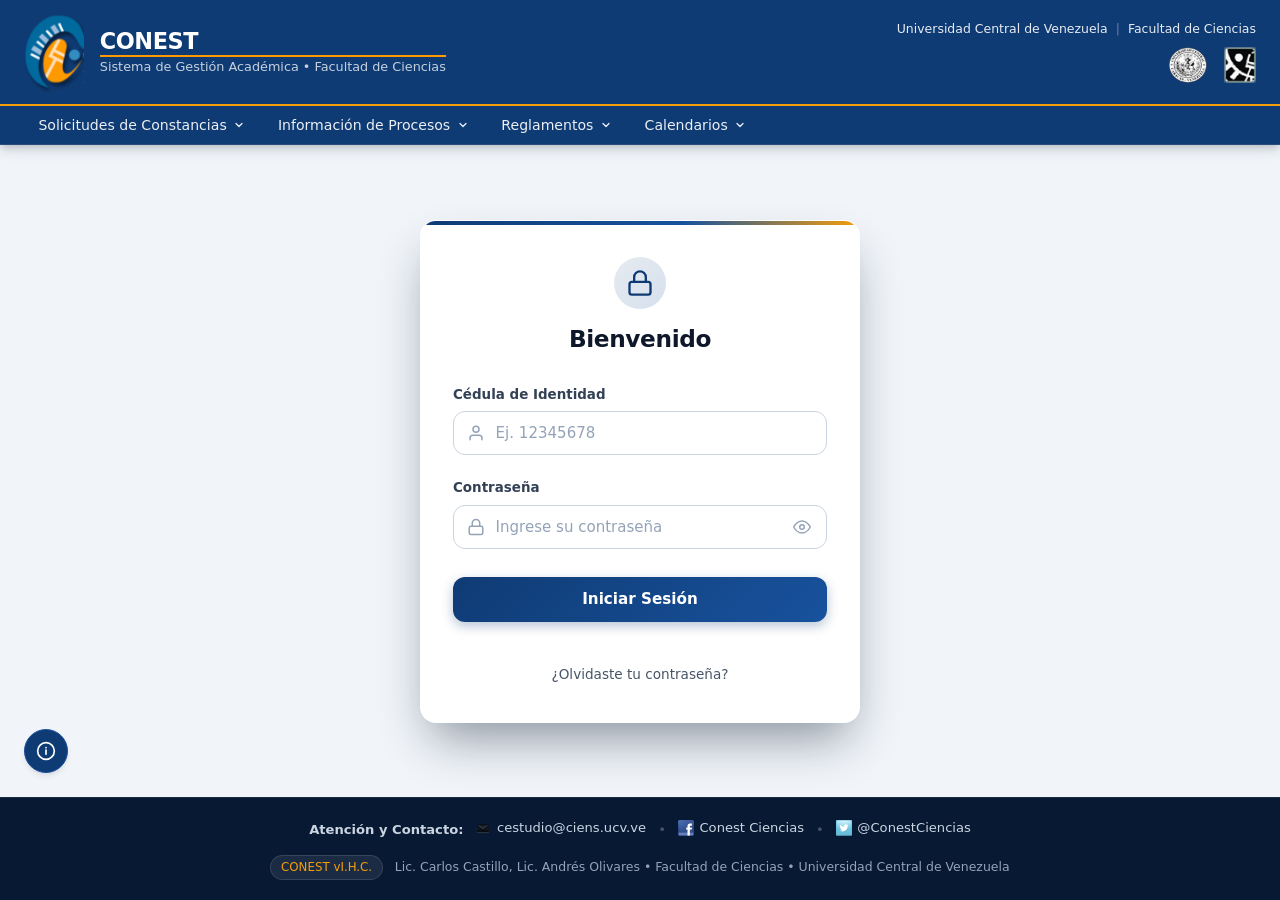
<file: index.html>
<!DOCTYPE html>
<html lang="es">
<head>
    <meta charset="UTF-8">
    <meta name="viewport" content="width=device-width, initial-scale=1.0">
    <title>CONEST - Sistema de Gestión Académica | Facultad de Ciencias UCV</title>
    <link rel="stylesheet" href="style.css">
    <script src="script.js" defer></script>
</head>
<body>
    <div class="app-layout">
        <!-- Encabezado Institucional -->
        <header class="app-header">
            <div class="header-container">
                <div class="brand-section">
                    <a href="index.html" class="brand-logo" aria-label="Inicio CONEST">
                        <img src="assets/conest-logo.png" alt="Logo CONEST" class="img-logo-conest">
                    </a>
                    <div class="brand-titles">
                        <h1 class="portal-title">CONEST</h1>
                        <p class="portal-subtitle">Sistema de Gestión Académica • Facultad de Ciencias</p>
                    </div>
                </div>

                <div class="institutional-section">
                    <div class="institutional-links" aria-label="Enlaces institucionales">
                        <a href="#">Universidad Central de Venezuela</a>
                        <span class="link-separator" aria-hidden="true">|</span>
                        <a href="#">Facultad de Ciencias</a>
                    </div>
                    <div class="institutional-logos">
                        <a href="#" title="Universidad Central de Venezuela">
                            <img src="conest original/CONEST - Sistema de gestión académica - Inicio_files/logo_ucv-2b9dff9ff94eaf41cfddfd7611358aaa.png" alt="Escudo UCV" class="img-logo-ucv">
                        </a>
                        <a href="#" title="Facultad de Ciencias UCV">
                            <img src="conest original/CONEST - Sistema de gestión académica - Inicio_files/logo_ciencias-5bbdf16cb5e7e07aaff3c830599be698.png" alt="Logo Facultad de Ciencias" class="img-logo-ciencias">
                        </a>
                    </div>
                </div>
            </div>

            <!-- Barra de Navegación Principal -->
            <nav class="main-nav" aria-label="Menú principal">
                <div class="nav-container">
                    <button class="nav-toggle" id="navToggle" type="button" aria-expanded="false" aria-controls="primaryNavList" aria-label="Abrir menú de navegación">
                        <span class="hamburger-box">
                            <span class="hamburger-inner"></span>
                        </span>
                        <span class="nav-toggle-text" style="margin-left: 2rem;">Menú</span>
                    </button>

                    <ul class="nav-list" id="primaryNavList">
                        <!-- Solicitudes de Constancias -->
                        <li class="nav-item has-dropdown">
                            <button class="nav-link dropdown-toggle" type="button" aria-expanded="false">
                                <span>Solicitudes de Constancias</span>
                                <svg class="chevron-icon" width="12" height="12" viewBox="0 0 24 24" fill="none" stroke="currentColor" stroke-width="2.5" stroke-linecap="round" stroke-linejoin="round" aria-hidden="true"><polyline points="6 9 12 15 18 9"></polyline></svg>
                            </button>
                            <ul class="dropdown-menu" role="menu">
                                <li role="none"><a role="menuitem" href="#">Estudios</a></li>
                                <li role="none"><a role="menuitem" href="#">Kardex</a></li>
                                <li role="none"><a role="menuitem" href="#">Notas Aprobadas</a></li>
                                <li role="none"><a role="menuitem" href="#">Programas y Pensum</a></li>
                                <li role="none"><a role="menuitem" href="#">Buena Conducta</a></li>
                                <li role="none"><a role="menuitem" href="#">Culminación de Asignaturas</a></li>
                                <li role="none"><a role="menuitem" href="#">Culminación de Estudios</a></li>
                            </ul>
                        </li>

                        <!-- Información de Procesos -->
                        <li class="nav-item has-dropdown">
                            <button class="nav-link dropdown-toggle" type="button" aria-expanded="false">
                                <span>Información de Procesos</span>
                                <svg class="chevron-icon" width="12" height="12" viewBox="0 0 24 24" fill="none" stroke="currentColor" stroke-width="2.5" stroke-linecap="round" stroke-linejoin="round" aria-hidden="true"><polyline points="6 9 12 15 18 9"></polyline></svg>
                            </button>
                            <ul class="dropdown-menu" role="menu">
                                <li role="none"><a role="menuitem" href="#">Inscripción de Alumnos Regulares</a></li>
                                <li role="none"><a role="menuitem" href="#">Inscripción de Materias PCI</a></li>
                                <li role="none"><a role="menuitem" href="#">Modificación de inscripción</a></li>
                                <li role="none"><a role="menuitem" href="#">Retiro de Asignaturas</a></li>
                                <li role="none"><a role="menuitem" href="#">Retiro Total</a></li>
                                <li role="none"><a role="menuitem" href="#">Solicitudes Estudiantiles</a></li>
                                <li role="none"><a role="menuitem" href="#">Reincorporaciones</a></li>
                                <li role="none"><a role="menuitem" href="#">Cambio, Equivalencia o Egresados</a></li>
                                <li class="has-submenu" role="none">
                                    <button class="submenu-toggle" type="button" aria-expanded="false">
                                        <span>Grado</span>
                                        <svg class="chevron-right" width="12" height="12" viewBox="0 0 24 24" fill="none" stroke="currentColor" stroke-width="2.5" stroke-linecap="round" stroke-linejoin="round" aria-hidden="true"><polyline points="9 18 15 12 9 6"></polyline></svg>
                                    </button>
                                    <ul class="submenu" role="menu">
                                        <li role="none"><a role="menuitem" href="#">Planillas de Recaudos 1-2019</a></li>
                                        <li role="none"><a role="menuitem" href="#">Planilla de recaudos de grado 1-2019</a></li>
                                        <li role="none"><a role="menuitem" href="#">Recaudos de grado 1-2019</a></li>
                                        <li role="none"><a role="menuitem" href="#">Cronograma de grado 1-2019</a></li>
                                    </ul>
                                </li>
                                <li role="none"><a role="menuitem" href="javascript:void(0)">Encuesta</a></li>
                            </ul>
                        </li>

                        <!-- Reglamentos -->
                        <li class="nav-item has-dropdown">
                            <button class="nav-link dropdown-toggle" type="button" aria-expanded="false">
                                <span>Reglamentos</span>
                                <svg class="chevron-icon" width="12" height="12" viewBox="0 0 24 24" fill="none" stroke="currentColor" stroke-width="2.5" stroke-linecap="round" stroke-linejoin="round" aria-hidden="true"><polyline points="6 9 12 15 18 9"></polyline></svg>
                            </button>
                            <ul class="dropdown-menu" role="menu">
                                <li role="none"><a role="menuitem" href="#">De los Estudios de Pregrado</a></li>
                                <li role="none"><a role="menuitem" href="#">Prosecución y Rendimiento</a></li>
                                <li role="none"><a role="menuitem" href="#">Becas y Pasantías</a></li>
                                <li role="none"><a role="menuitem" href="#">Menciones Honoríficas</a></li>
                            </ul>
                        </li>

                        <!-- Calendarios -->
                        <li class="nav-item has-dropdown">
                            <button class="nav-link dropdown-toggle" type="button" aria-expanded="false">
                                <span>Calendarios</span>
                                <svg class="chevron-icon" width="12" height="12" viewBox="0 0 24 24" fill="none" stroke="currentColor" stroke-width="2.5" stroke-linecap="round" stroke-linejoin="round" aria-hidden="true"><polyline points="6 9 12 15 18 9"></polyline></svg>
                            </button>
                            <ul class="dropdown-menu" role="menu">
                                <li role="none"><a role="menuitem" href="#">Exámenes de Reparación Semestre 01-2025</a></li>
                                <li role="none"><a role="menuitem" href="#">Académico Semestre 01-2026</a></li>
                            </ul>
                        </li>
                    </ul>
                </div>
            </nav>
        </header>

        <!-- Contenido Principal: Login Centrado en Pantalla Completa -->
        <main class="main-content" id="mainContent">
            <div class="login-wrapper">
                <section class="login-card" aria-labelledby="loginHeading">
                    <header class="card-header">
                        <div class="card-icon-badge" aria-hidden="true">
                            <svg width="28" height="28" viewBox="0 0 24 24" fill="none" stroke="currentColor" stroke-width="2" stroke-linecap="round" stroke-linejoin="round">
                                <rect x="3" y="11" width="18" height="11" rx="2" ry="2"></rect>
                                <path d="M7 11V7a5 5 0 0 1 10 0v4"></path>
                            </svg>
                        </div>
                        <h2 id="loginHeading" class="card-title">Bienvenido</h2>
                    </header>

                    <form id="loginForm" class="login-form" method="post" novalidate>
                        <div class="feedback-message" id="formFeedback" role="alert" aria-live="polite" style="display: none;"></div>

                        <!-- Campo Cédula -->
                        <div class="form-group" id="groupCedula">
                            <label for="usuario_cedula" class="form-label">
                                <span>Cédula de Identidad</span>
                            </label>
                            <div class="input-wrapper">
                                <span class="input-icon" aria-hidden="true">
                                    <svg width="18" height="18" viewBox="0 0 24 24" fill="none" stroke="currentColor" stroke-width="2" stroke-linecap="round" stroke-linejoin="round">
                                        <path d="M20 21v-2a4 4 0 0 0-4-4H8a4 4 0 0 0-4 4v2"></path>
                                        <circle cx="12" cy="7" r="4"></circle>
                                    </svg>
                                </span>
                                <input
                                    id="usuario_cedula"
                                    name="usuario[cedula]"
                                    type="text"
                                    class="form-input"
                                    placeholder="Ej. 12345678"
                                    autocomplete="username">
                            </div>
                        </div>

                        <!-- Campo Contraseña -->
                        <div class="form-group" id="groupClave">
                            <div class="label-row">
                                <label for="usuario_clave" class="form-label">
                                    <span>Contraseña</span>
                                </label>
                            </div>
                            <div class="input-wrapper">
                                <span class="input-icon" aria-hidden="true">
                                    <svg width="18" height="18" viewBox="0 0 24 24" fill="none" stroke="currentColor" stroke-width="2" stroke-linecap="round" stroke-linejoin="round">
                                        <rect x="3" y="11" width="18" height="11" rx="2" ry="2"></rect>
                                        <path d="M7 11V7a5 5 0 0 1 10 0v4"></path>
                                    </svg>
                                </span>
                                <input
                                    id="usuario_clave"
                                    name="usuario[clave]"
                                    type="password"
                                    class="form-input"
                                    placeholder="Ingrese su contraseña"
                                    autocomplete="current-password">
                                <button type="button" class="btn-toggle-password" id="btnTogglePassword" aria-label="Mostrar contraseña" title="Mostrar contraseña">
                                    <svg class="icon-eye" width="18" height="18" viewBox="0 0 24 24" fill="none" stroke="currentColor" stroke-width="2" stroke-linecap="round" stroke-linejoin="round" aria-hidden="true">
                                        <path d="M1 12s4-8 11-8 11 8 11 8-4 8-11 8-11-8-11-8z"></path>
                                        <circle cx="12" cy="12" r="3"></circle>
                                    </svg>
                                    <svg class="icon-eye-off" width="18" height="18" viewBox="0 0 24 24" fill="none" stroke="currentColor" stroke-width="2" stroke-linecap="round" stroke-linejoin="round" aria-hidden="true" style="display: none;">
                                        <path d="M17.94 17.94A10.07 10.07 0 0 1 12 20c-7 0-11-8-11-8a18.45 18.45 0 0 1 5.06-5.94M9.9 4.24A9.12 9.12 0 0 1 12 4c7 0 11 8 11 8a18.5 18.5 0 0 1-2.16 3.19m-6.72-1.07a3 3 0 1 1-4.24-4.24"></path>
                                        <line x1="1" y1="1" x2="23" y2="23"></line>
                                    </svg>
                                </button>
                            </div>
                        </div>

                        <!-- Botón de Inicio de Sesión -->
                        <div class="form-actions">
                            <button type="submit" class="btn-primary" id="btnSubmit">
                                <span class="btn-text">Iniciar Sesión</span>
                                <span class="spinner" id="btnSpinner" aria-hidden="true" style="display: none;">
                                    <svg class="spinner-svg" viewBox="0 0 24 24">
                                        <circle class="spinner-circle" cx="12" cy="12" r="10" fill="none" stroke-width="3"></circle>
                                    </svg>
                                </span>
                            </button>
                        </div>

                        <!-- Recuperación de Clave -->
                        <div class="card-footer-links">
                            <a href="#" class="forgot-link">¿Olvidaste tu contraseña?</a>
                        </div>
                    </form>
                </section>
            </div>

            <button class="about-trigger" id="aboutTrigger" type="button" aria-label="Acerca de CONEST" aria-haspopup="dialog" title="Acerca de CONEST">
                <svg width="20" height="20" viewBox="0 0 24 24" fill="none" stroke="currentColor" stroke-width="2" stroke-linecap="round" stroke-linejoin="round" aria-hidden="true">
                    <circle cx="12" cy="12" r="10"></circle>
                    <path d="M12 11v5"></path>
                    <path d="M12 8h.01"></path>
                </svg>
            </button>

            <dialog class="about-dialog" id="aboutDialog" aria-labelledby="aboutDialogTitle">
                <header class="about-dialog-header">
                    <h2 id="aboutDialogTitle">Acerca de CONEST</h2>
                    <button class="about-dialog-close" id="aboutDialogClose" type="button" aria-label="Cerrar">
                        <svg width="20" height="20" viewBox="0 0 24 24" fill="none" stroke="currentColor" stroke-width="2" stroke-linecap="round" aria-hidden="true">
                            <path d="M18 6 6 18"></path>
                            <path d="m6 6 12 12"></path>
                        </svg>
                    </button>
                </header>
                <div class="about-dialog-content">
                    <p>CONEST es un proyecto que ha tenido como primer objetivo desarrollar un Sistema que automatice la gestión académica de la Facultad de Ciencias de la Universidad Central de Venezuela, incentivando la participación de forma activa de estudiantes, docentes y el personal administrativo que forman parte de esta comunidad.</p>
                    <p>CONEST más allá de ser un producto, representa convicción, mística y dedicación. Ha resuelto una problemática administrativa y ha sido fuente inagotable de conocimiento para quienes han participado en su desarrollo.</p>
                    <p>Desde el 26 de Febrero de 2007 se encuentra operativo este sistema y esperamos seguir contando con el apoyo y colaboración que hemos recibido. Gracias a todos los que han participado en su creación y sobre todo a quienes lo usan.</p>
                    <p>El 28 de Abril de 2014, se lanzó la nueva versión evolucionada del sistema: CONEST 3.0.0</p>
                </div>
            </dialog>
        </main>

        <!-- Pie de Página Institucional Modernizado -->
        <footer class="app-footer">
            <div class="footer-container">
                <!-- Canales de Contacto Reubicados -->
                <div class="footer-section contact-info">
                    <span class="footer-heading">Atención y Contacto:</span>
                    <ul class="contact-links" aria-label="Canales de atención">
                        <li>
                            <a href="#" class="contact-item">
                                <img src="conest original/CONEST - Sistema de gestión académica - Inicio_files/email-5c2bf70937e46aa98a0a77088690b001.png" alt="" width="16" height="16" class="contact-icon">
                                <span>cestudio@ciens.ucv.ve</span>
                            </a>
                        </li>
                        <li class="separator" aria-hidden="true">•</li>
                        <li>
                            <a href="#" class="contact-item">
                                <img src="conest original/CONEST - Sistema de gestión académica - Inicio_files/facebook-a58da49729ba86969015acae8f0fdf81.png" alt="" width="16" height="16" class="contact-icon">
                                <span>Conest Ciencias</span>
                            </a>
                        </li>
                        <li class="separator" aria-hidden="true">•</li>
                        <li>
                            <a href="#" class="contact-item">
                                <img src="conest original/CONEST - Sistema de gestión académica - Inicio_files/twitter-b3e5b65822989a9ebc44ad79fc18563e.png" alt="" width="16" height="16" class="contact-icon">
                                <span>@ConestCiencias</span>
                            </a>
                        </li>
                    </ul>
                </div>

                <!-- Línea de Copyright y Versión -->
                <div class="footer-section legal-info">
                    <span class="version-badge">CONEST vI.H.C.</span>
                    <p class="copyright-text">
                        Lic. Carlos Castillo, Lic. Andrés Olivares • Facultad de Ciencias • Universidad Central de Venezuela
                    </p>
                </div>
            </div>
        </footer>
    </div>
</body>
</html>
</file>
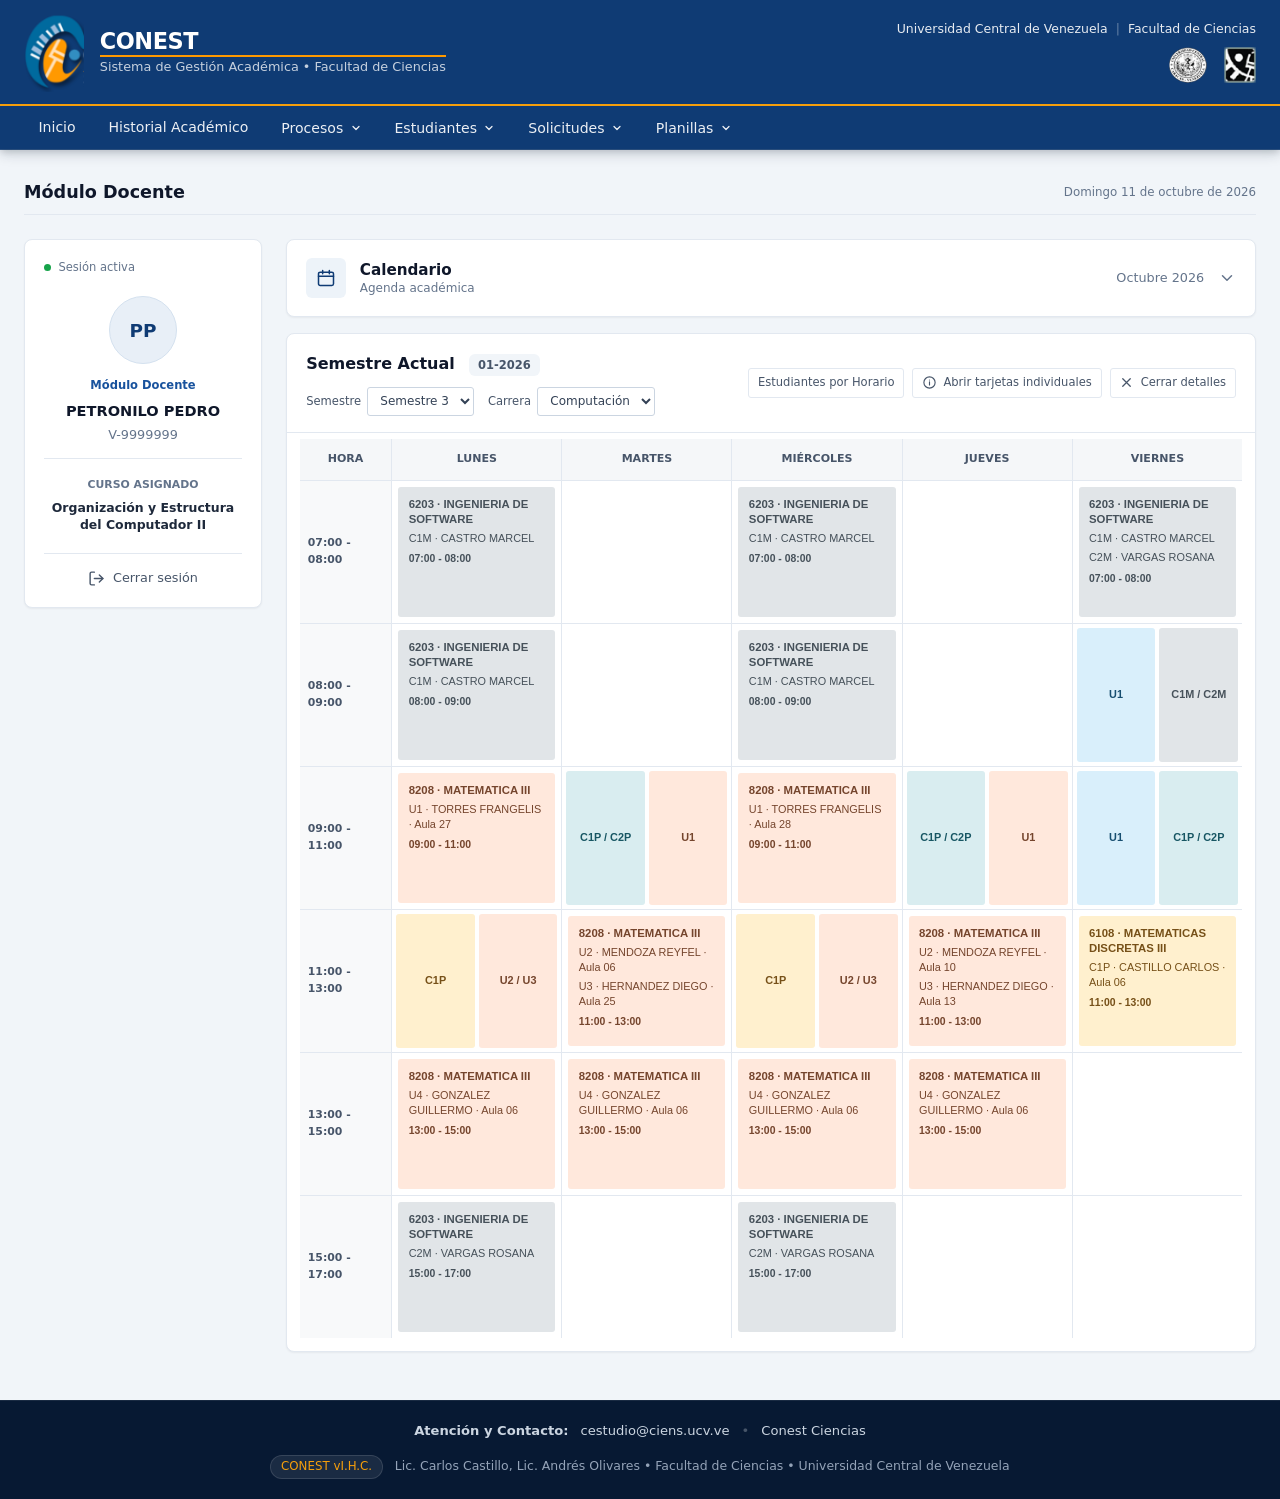
<file: landing.html>
<!DOCTYPE html>
<html lang="es">

<head>
    <meta charset="UTF-8">
    <meta name="viewport" content="width=device-width, initial-scale=1.0">
    <meta name="theme-color" content="#0b2a54">
    <title>Oferta Académica | CONEST - Facultad de Ciencias UCV</title>
    <link rel="shortcut icon" href="#" type="image/vnd.microsoft.icon">
    <link rel="stylesheet" href="style.css">
    <script src="script.js" defer></script>
</head>

<body>
    <div class="app-layout">
        <header class="app-header">
            <div class="header-container">
                <div class="brand-section">
                    <a href="landing.html" class="brand-logo" aria-label="Inicio CONEST">
                        <img src="assets/conest-logo.png"
                            alt="Logo CONEST" class="img-logo-conest">
                    </a>
                    <div class="brand-titles">
                        <h1 class="portal-title">CONEST</h1>
                        <p class="portal-subtitle">Sistema de Gestión Académica • Facultad de Ciencias</p>
                    </div>
                </div>
                <div class="institutional-section">
                    <div class="institutional-links" aria-label="Enlaces institucionales">
                        <a href="#">Universidad Central de
                            Venezuela</a>
                        <span class="link-separator" aria-hidden="true">|</span>
                        <a href="#">Facultad de
                            Ciencias</a>
                    </div>
                    <div class="institutional-logos">
                        <a href="#" title="Universidad Central de Venezuela"><img
                                src="conest original/CONEST - Sistema de gestión académica - Inicio_files/logo_ucv-2b9dff9ff94eaf41cfddfd7611358aaa.png"
                                alt="Escudo UCV" class="img-logo-ucv"></a>
                        <a href="#" title="Facultad de Ciencias UCV"><img
                                src="conest original/CONEST - Sistema de gestión académica - Inicio_files/logo_ciencias-5bbdf16cb5e7e07aaff3c830599be698.png"
                                alt="Logo Facultad de Ciencias" class="img-logo-ciencias"></a>
                    </div>
                </div>
            </div>
            <nav class="main-nav" aria-label="Menú principal">
                <div class="nav-container">
                    <button class="nav-toggle" id="navToggle" type="button" aria-expanded="false"
                        aria-controls="primaryNavList" aria-label="Abrir menú de navegación">
                        <span class="hamburger-box"><span class="hamburger-inner"></span></span><span
                            class="nav-toggle-text" style="margin-left: 2rem;">Menú</span>
                    </button>
                    <ul class="nav-list" id="primaryNavList">
                        <li class="nav-item"><a class="nav-link" href="landing.html" aria-current="page">Inicio</a></li>
                        <li class="nav-item"><a class="nav-link" href="#">Historial Académico</a></li>
                        <li class="nav-item has-dropdown">
                            <button class="nav-link dropdown-toggle" type="button"
                                aria-expanded="false"><span>Procesos</span><svg class="chevron-icon" width="12"
                                    height="12" viewBox="0 0 24 24" fill="none" stroke="currentColor" stroke-width="2.5"
                                    stroke-linecap="round" stroke-linejoin="round" aria-hidden="true">
                                    <polyline points="6 9 12 15 18 9"></polyline>
                                </svg></button>
                            <ul class="dropdown-menu">
                                <li><a href="#">Planificación
                                        del Semestre (01-2026)</a></li>
                                <li><a href="#">Preinscripción
                                        del Semestre (1-2026)</a></li>
                            </ul>
                        </li>
                        <li class="nav-item has-dropdown">
                            <button class="nav-link dropdown-toggle" type="button"
                                aria-expanded="false"><span>Estudiantes</span><svg class="chevron-icon" width="12"
                                    height="12" viewBox="0 0 24 24" fill="none" stroke="currentColor" stroke-width="2.5"
                                    stroke-linecap="round" stroke-linejoin="round" aria-hidden="true">
                                    <polyline points="6 9 12 15 18 9"></polyline>
                                </svg></button>
                            <ul class="dropdown-menu">
                                <li><a href="#">Consultar
                                        Historial Académico</a></li>
                                <li><a href="#">Horarios
                                        Libres por Sección</a></li>
                            </ul>
                        </li>
                        <li class="nav-item has-dropdown">
                            <button class="nav-link dropdown-toggle" type="button"
                                aria-expanded="false"><span>Solicitudes</span><svg class="chevron-icon" width="12"
                                    height="12" viewBox="0 0 24 24" fill="none" stroke="currentColor" stroke-width="2.5"
                                    stroke-linecap="round" stroke-linejoin="round" aria-hidden="true">
                                    <polyline points="6 9 12 15 18 9"></polyline>
                                </svg></button>
                            <ul class="dropdown-menu">
                                <li><a href="#">Consultar
                                        Solicitudes</a></li>
                                <li><a href="#">Realizar
                                        Nueva Solicitud de Jurado TEG</a></li>
                            </ul>
                        </li>
                        <li class="nav-item has-dropdown">
                            <button class="nav-link dropdown-toggle" type="button"
                                aria-expanded="false"><span>Planillas</span><svg class="chevron-icon" width="12"
                                    height="12" viewBox="0 0 24 24" fill="none" stroke="currentColor" stroke-width="2.5"
                                    stroke-linecap="round" stroke-linejoin="round" aria-hidden="true">
                                    <polyline points="6 9 12 15 18 9"></polyline>
                                </svg></button>
                            <ul class="dropdown-menu">
                                <li><a href="#">Trabajo
                                        Especial de Grado</a></li>
                                <li><a href="#">Seminario</a>
                                </li>
                                <li><a href="#">Pasantía</a>
                                </li>
                            </ul>
                        </li>
                    </ul>
                </div>
            </nav>
        </header>

        <main class="main-content dashboard-main" id="mainContent">
            <div class="dashboard-shell">
                <header class="workspace-header">
                    <div class="workspace-title-group">
                        <h2 class="workspace-title">Módulo Docente</h2>
                    </div>
                    <div class="workspace-tools">
                        <time class="workspace-date" datetime="2026-10-11">Domingo 11 de octubre de 2026</time>
                    </div>
                </header>

                <div class="dashboard-grid">
                    <aside class="profile-panel" aria-labelledby="profileHeading">
                        <div class="profile-topline"><span class="status-indicator"
                                aria-hidden="true"></span><span>Sesión activa</span></div>
                        <div class="profile-avatar" aria-hidden="true">PP</div>
                        <p class="profile-role">Módulo Docente</p>
                        <h3 class="profile-name" id="profileHeading">PETRONILO PEDRO</h3>
                        <p class="profile-id">V-9999999</p>
                        <div class="profile-course">
                            <span class="profile-course-label">Curso asignado</span>
                            <p class="profile-course-name">Organización y Estructura del Computador II</p>
                        </div>
                        <a class="profile-logout" href="index.html"><svg width="17" height="17" viewBox="0 0 24 24"
                                fill="none" stroke="currentColor" stroke-width="2" stroke-linecap="round"
                                stroke-linejoin="round" aria-hidden="true">
                                <path d="M9 21H5a2 2 0 0 1-2-2V5a2 2 0 0 1 2-2h4"></path>
                                <path d="M16 17l5-5-5-5"></path>
                                <path d="M21 12H9"></path>
                            </svg><span>Cerrar sesión</span></a>
                    </aside>

                    <div class="dashboard-content" id="dashboardContent">
                        <section class="calendar-panel" aria-labelledby="calendarHeading">
                            <button class="calendar-accordion-toggle" id="calendarToggle" type="button"
                                aria-expanded="false" aria-controls="calendarPanel">
                                <span class="calendar-toggle-icon" aria-hidden="true"><svg width="20" height="20"
                                        viewBox="0 0 24 24" fill="none" stroke="currentColor" stroke-width="1.8"
                                        stroke-linecap="round" stroke-linejoin="round">
                                        <rect x="3" y="5" width="18" height="16" rx="2"></rect>
                                        <path d="M16 3v4M8 3v4M3 10h18"></path>
                                    </svg></span>
                                <span class="calendar-toggle-copy"><span class="calendar-toggle-title"
                                        id="calendarHeading">Calendario</span><span
                                        class="calendar-toggle-caption">Agenda académica</span></span>
                                <span class="calendar-month-summary">Octubre 2026</span>
                                <svg class="calendar-chevron" width="18" height="18" viewBox="0 0 24 24" fill="none"
                                    stroke="currentColor" stroke-width="2" stroke-linecap="round"
                                    stroke-linejoin="round" aria-hidden="true">
                                    <polyline points="6 9 12 15 18 9"></polyline>
                                </svg>
                            </button>
                            <div class="calendar-panel-content" id="calendarPanel" hidden>
                                <div class="calendar-month-heading">
                                    <h3>Octubre <span>2026</span></h3><span class="today-label">Hoy · 11</span>
                                </div>
                                <div class="calendar-events-layout">
                                    <div class="calendar-month-view" role="group" aria-label="Calendario de octubre de 2026">
                                        <div class="calendar-weekday-row" aria-hidden="true">
                                            <span class="calendar-weekday">Lu</span>
                                            <span class="calendar-weekday">Ma</span>
                                            <span class="calendar-weekday">Mi</span>
                                            <span class="calendar-weekday">Ju</span>
                                            <span class="calendar-weekday">Vi</span>
                                            <span class="calendar-weekday weekend">Sá</span>
                                            <span class="calendar-weekday weekend">Do</span>
                                        </div>
                                        <div class="calendar-weeks" id="calendarWeeks"></div>
                                    </div>
                                    <aside class="calendar-events" aria-labelledby="calendarEventsHeading">
                                        <div class="calendar-events-heading">
                                            <h3 id="calendarEventsHeading">Eventos de octubre</h3>
                                            <button class="calendar-clear-selection" id="clearCalendarSelection"
                                                type="button" disabled>Limpiar selección</button>
                                        </div>
                                        <div class="calendar-event-list" id="calendarEventList"></div>
                                        <p class="visually-hidden" id="calendarSelectionStatus" aria-live="polite"></p>
                                    </aside>
                                </div>
                            </div>
                        </section>
                        <section class="semester-panel" aria-labelledby="semesterHeading">
                            <div class="semester-panel-heading">
                                <div>
                                    <h2 id="semesterHeading">Semestre Actual <span
                                            class="semester-period">01-2026</span></h2>
                                    <div class="schedule-filters" id="courseScheduleFilters" role="group"
                                        aria-label="Filtros del horario">
                                        <div class="schedule-filter-group">
                                            <label for="semesterFilter">Semestre</label>
                                            <select class="schedule-filter-select" id="semesterFilter" name="semester">
                                                <option value="1">Semestre 1</option>
                                                <option value="3" selected>Semestre 3</option>
                                            </select>
                                        </div>
                                        <div class="schedule-filter-group">
                                            <label for="careerFilter">Carrera</label>
                                            <select class="schedule-filter-select" id="careerFilter" name="career">
                                                <option value="computacion" selected>Computación</option>
                                                <option value="quimica">Química</option>
                                            </select>
                                        </div>
                                    </div>
                                    <div class="schedule-filters" id="sectionScheduleFilters" role="group"
                                        aria-label="Filtro por sección" hidden>
                                        <div class="schedule-filter-group">
                                            <label for="sectionFilter">Sección</label>
                                            <select class="schedule-filter-select" id="sectionFilter" name="section">
                                                <option value="C1P" selected>C1P</option>
                                                <option value="C2P">C2P</option>
                                            </select>
                                        </div>
                                    </div>
                                </div>
                                <div class="semester-heading-actions">
                                    <button class="schedule-action-button" id="toggleStudentCountView" type="button"
                                        aria-controls="semesterSchedule studentCountSchedule courseScheduleFilters sectionScheduleFilters"
                                        aria-pressed="false">
                                        <span>Estudiantes por Horario</span>
                                    </button>
                                    <div class="schedule-card-actions" id="scheduleCardActions">
                                        <button class="schedule-action-button" id="openSingleCardDetails" type="button"
                                            title="Abrir todas las tarjetas con un único curso">
                                            <svg width="15" height="15" viewBox="0 0 24 24" fill="none"
                                                stroke="currentColor" stroke-width="1.8" stroke-linecap="round"
                                                stroke-linejoin="round" aria-hidden="true">
                                                <circle cx="12" cy="12" r="9"></circle>
                                                <path d="M12 11v5M12 8h.01"></path>
                                            </svg>
                                            <span>Abrir tarjetas individuales</span>
                                        </button>
                                        <button class="schedule-action-button" id="closeScheduleDetails" type="button">
                                            <svg width="15" height="15" viewBox="0 0 24 24" fill="none"
                                                stroke="currentColor" stroke-width="2" stroke-linecap="round"
                                                stroke-linejoin="round" aria-hidden="true">
                                                <path d="M18 6 6 18M6 6l12 12"></path>
                                            </svg>
                                            <span>Cerrar detalles</span>
                                        </button>
                                    </div>
                                </div>
                            </div>
                            <div class="semester-schedule-viewport" id="semesterScheduleViewport" role="region"
                                aria-label="Horario semanal; desplazamiento horizontal disponible" tabindex="0">
                                <table class="semester-schedule" id="semesterSchedule">
                                    <caption class="visually-hidden">Horario semanal del período 01-2026</caption>
                                    <thead>
                                        <tr>
                                            <th scope="col">Hora</th>
                                            <th scope="col">Lunes</th>
                                            <th scope="col">Martes</th>
                                            <th scope="col">Miércoles</th>
                                            <th scope="col">Jueves</th>
                                            <th scope="col">Viernes</th>
                                        </tr>
                                    </thead>
                                    <tbody id="semesterScheduleBody"></tbody>
                                </table>
                                <table class="semester-schedule student-count-schedule" id="studentCountSchedule"
                                    hidden>
                                    <caption class="visually-hidden">Cantidad de estudiantes cursando cualquier materia
                                        por día y hora</caption>
                                    <thead>
                                        <tr>
                                            <th scope="col">Hora</th>
                                            <th scope="col">Lunes</th>
                                            <th scope="col">Martes</th>
                                            <th scope="col">Miércoles</th>
                                            <th scope="col">Jueves</th>
                                            <th scope="col">Viernes</th>
                                        </tr>
                                    </thead>
                                    <tbody id="studentCountScheduleBody"></tbody>
                                </table>
                            </div>
                        </section>
                    </div>
                </div>
            </div>
        </main>

        <footer class="app-footer">
            <div class="footer-container">
                <div class="footer-section contact-info"><span class="footer-heading">Atención y Contacto:</span>
                    <ul class="contact-links" aria-label="Canales de atención">
                        <li><a href="#" class="contact-item"><span>cestudio@ciens.ucv.ve</span></a></li>
                        <li class="separator" aria-hidden="true">•</li>
                        <li><a href="#" class="contact-item"><span>Conest
                                    Ciencias</span></a></li>
                    </ul>
                </div>
                <div class="footer-section legal-info"><span class="version-badge">CONEST vI.H.C.</span>
                    <p class="copyright-text">
                        Lic. Carlos Castillo, Lic. Andrés Olivares • Facultad de Ciencias • Universidad Central de
                        Venezuela
                    </p>
                </div>
            </div>
        </footer>
    </div>
</body>

</html>
</file>
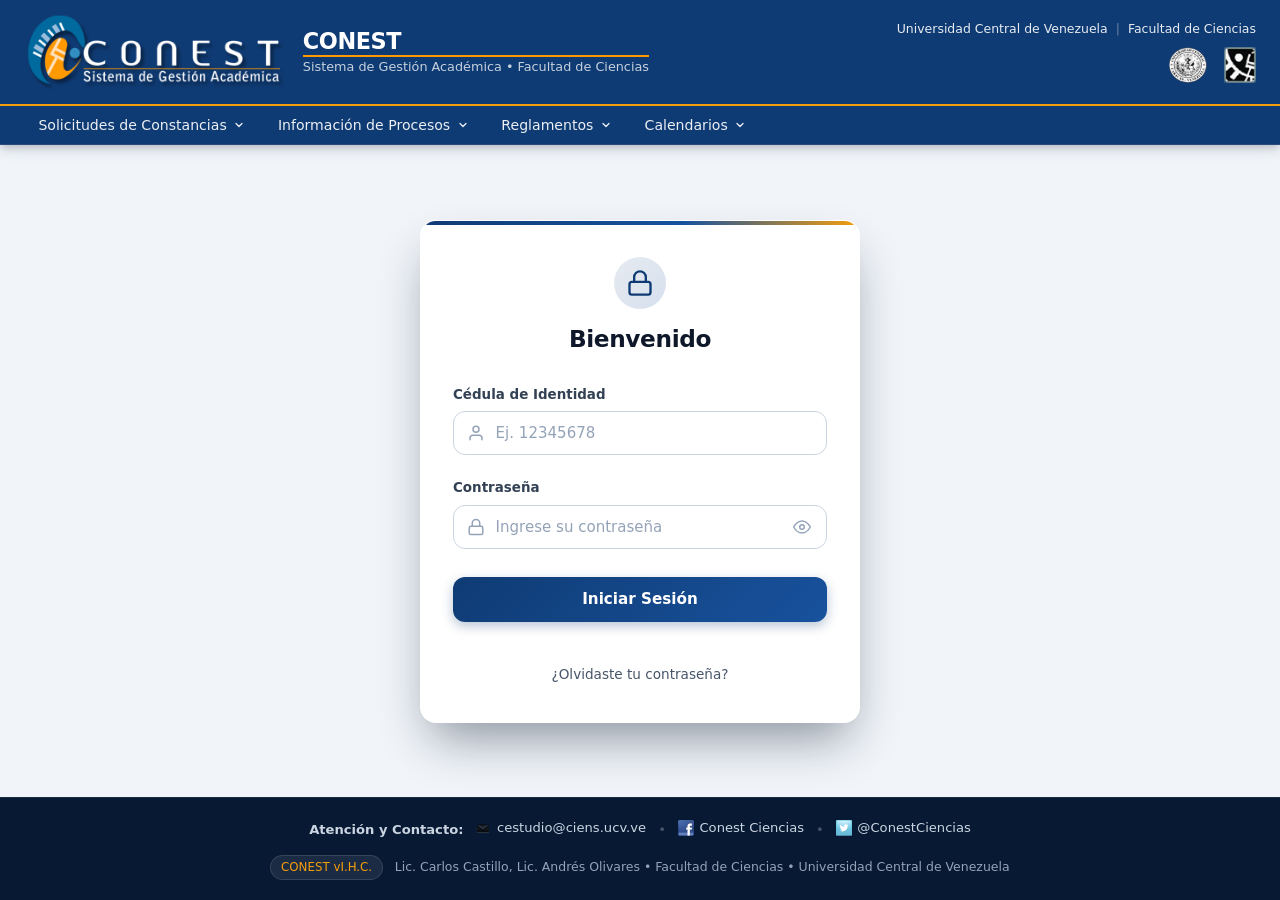
<file: login.index.html>
<!DOCTYPE html>
<html lang="es">
<head>
    <meta charset="UTF-8">
    <meta name="viewport" content="width=device-width, initial-scale=1.0">
    <title>CONEST - Sistema de Gestión Académica | Facultad de Ciencias UCV</title>
    <link rel="stylesheet" href="style.css">
    <script src="script.js" defer></script>
</head>
<body>
    <div class="app-layout">
        <!-- Encabezado Institucional -->
        <header class="app-header">
            <div class="header-container">
                <div class="brand-section">
                    <a href="index.html" class="brand-logo" aria-label="Inicio CONEST">
                        <img src="conest original/CONEST - Sistema de gestión académica - Inicio_files/logo_conest-1d67698e7884dfb1c74c9485c77f00cc.png" alt="Logo CONEST" class="img-logo-conest">
                    </a>
                    <div class="brand-titles">
                        <h1 class="portal-title">CONEST</h1>
                        <p class="portal-subtitle">Sistema de Gestión Académica • Facultad de Ciencias</p>
                    </div>
                </div>

                <div class="institutional-section">
                    <div class="institutional-links" aria-label="Enlaces institucionales">
                        <a href="#">Universidad Central de Venezuela</a>
                        <span class="link-separator" aria-hidden="true">|</span>
                        <a href="#">Facultad de Ciencias</a>
                    </div>
                    <div class="institutional-logos">
                        <a href="#" title="Universidad Central de Venezuela">
                            <img src="conest original/CONEST - Sistema de gestión académica - Inicio_files/logo_ucv-2b9dff9ff94eaf41cfddfd7611358aaa.png" alt="Escudo UCV" class="img-logo-ucv">
                        </a>
                        <a href="#" title="Facultad de Ciencias UCV">
                            <img src="conest original/CONEST - Sistema de gestión académica - Inicio_files/logo_ciencias-5bbdf16cb5e7e07aaff3c830599be698.png" alt="Logo Facultad de Ciencias" class="img-logo-ciencias">
                        </a>
                    </div>
                </div>
            </div>

            <!-- Barra de Navegación Principal -->
            <nav class="main-nav" aria-label="Menú principal">
                <div class="nav-container">
                    <button class="nav-toggle" id="navToggle" type="button" aria-expanded="false" aria-controls="primaryNavList" aria-label="Abrir menú de navegación">
                        <span class="hamburger-box">
                            <span class="hamburger-inner"></span>
                        </span>
                        <span class="nav-toggle-text">Menú</span>
                    </button>

                    <ul class="nav-list" id="primaryNavList">
                        <!-- Solicitudes de Constancias -->
                        <li class="nav-item has-dropdown">
                            <button class="nav-link dropdown-toggle" type="button" aria-expanded="false">
                                <span>Solicitudes de Constancias</span>
                                <svg class="chevron-icon" width="12" height="12" viewBox="0 0 24 24" fill="none" stroke="currentColor" stroke-width="2.5" stroke-linecap="round" stroke-linejoin="round" aria-hidden="true"><polyline points="6 9 12 15 18 9"></polyline></svg>
                            </button>
                            <ul class="dropdown-menu" role="menu">
                                <li role="none"><a role="menuitem" href="#">Estudios</a></li>
                                <li role="none"><a role="menuitem" href="#">Kardex</a></li>
                                <li role="none"><a role="menuitem" href="#">Notas Aprobadas</a></li>
                                <li role="none"><a role="menuitem" href="#">Programas y Pensum</a></li>
                                <li role="none"><a role="menuitem" href="#">Buena Conducta</a></li>
                                <li role="none"><a role="menuitem" href="#">Culminación de Asignaturas</a></li>
                                <li role="none"><a role="menuitem" href="#">Culminación de Estudios</a></li>
                            </ul>
                        </li>

                        <!-- Información de Procesos -->
                        <li class="nav-item has-dropdown">
                            <button class="nav-link dropdown-toggle" type="button" aria-expanded="false">
                                <span>Información de Procesos</span>
                                <svg class="chevron-icon" width="12" height="12" viewBox="0 0 24 24" fill="none" stroke="currentColor" stroke-width="2.5" stroke-linecap="round" stroke-linejoin="round" aria-hidden="true"><polyline points="6 9 12 15 18 9"></polyline></svg>
                            </button>
                            <ul class="dropdown-menu" role="menu">
                                <li role="none"><a role="menuitem" href="#">Inscripción de Alumnos Regulares</a></li>
                                <li role="none"><a role="menuitem" href="#">Inscripción de Materias PCI</a></li>
                                <li role="none"><a role="menuitem" href="#">Modificación de inscripción</a></li>
                                <li role="none"><a role="menuitem" href="#">Retiro de Asignaturas</a></li>
                                <li role="none"><a role="menuitem" href="#">Retiro Total</a></li>
                                <li role="none"><a role="menuitem" href="#">Solicitudes Estudiantiles</a></li>
                                <li role="none"><a role="menuitem" href="#">Reincorporaciones</a></li>
                                <li role="none"><a role="menuitem" href="#">Cambio, Equivalencia o Egresados</a></li>
                                <li class="has-submenu" role="none">
                                    <button class="submenu-toggle" type="button" aria-expanded="false">
                                        <span>Grado</span>
                                        <svg class="chevron-right" width="12" height="12" viewBox="0 0 24 24" fill="none" stroke="currentColor" stroke-width="2.5" stroke-linecap="round" stroke-linejoin="round" aria-hidden="true"><polyline points="9 18 15 12 9 6"></polyline></svg>
                                    </button>
                                    <ul class="submenu" role="menu">
                                        <li role="none"><a role="menuitem" href="#">Planillas de Recaudos 1-2019</a></li>
                                        <li role="none"><a role="menuitem" href="#">Planilla de recaudos de grado 1-2019</a></li>
                                        <li role="none"><a role="menuitem" href="#">Recaudos de grado 1-2019</a></li>
                                        <li role="none"><a role="menuitem" href="#">Cronograma de grado 1-2019</a></li>
                                    </ul>
                                </li>
                                <li role="none"><a role="menuitem" href="javascript:void(0)">Encuesta</a></li>
                            </ul>
                        </li>

                        <!-- Reglamentos -->
                        <li class="nav-item has-dropdown">
                            <button class="nav-link dropdown-toggle" type="button" aria-expanded="false">
                                <span>Reglamentos</span>
                                <svg class="chevron-icon" width="12" height="12" viewBox="0 0 24 24" fill="none" stroke="currentColor" stroke-width="2.5" stroke-linecap="round" stroke-linejoin="round" aria-hidden="true"><polyline points="6 9 12 15 18 9"></polyline></svg>
                            </button>
                            <ul class="dropdown-menu" role="menu">
                                <li role="none"><a role="menuitem" href="#">De los Estudios de Pregrado</a></li>
                                <li role="none"><a role="menuitem" href="#">Prosecución y Rendimiento</a></li>
                                <li role="none"><a role="menuitem" href="#">Becas y Pasantías</a></li>
                                <li role="none"><a role="menuitem" href="#">Menciones Honoríficas</a></li>
                            </ul>
                        </li>

                        <!-- Calendarios -->
                        <li class="nav-item has-dropdown">
                            <button class="nav-link dropdown-toggle" type="button" aria-expanded="false">
                                <span>Calendarios</span>
                                <svg class="chevron-icon" width="12" height="12" viewBox="0 0 24 24" fill="none" stroke="currentColor" stroke-width="2.5" stroke-linecap="round" stroke-linejoin="round" aria-hidden="true"><polyline points="6 9 12 15 18 9"></polyline></svg>
                            </button>
                            <ul class="dropdown-menu" role="menu">
                                <li role="none"><a role="menuitem" href="#">Exámenes de Reparación Semestre 01-2025</a></li>
                                <li role="none"><a role="menuitem" href="#">Académico Semestre 01-2026</a></li>
                            </ul>
                        </li>
                    </ul>
                </div>
            </nav>
        </header>

        <!-- Contenido Principal: Login Centrado en Pantalla Completa -->
        <main class="main-content" id="mainContent">
            <div class="login-wrapper">
                <section class="login-card" aria-labelledby="loginHeading">
                    <header class="card-header">
                        <div class="card-icon-badge" aria-hidden="true">
                            <svg width="28" height="28" viewBox="0 0 24 24" fill="none" stroke="currentColor" stroke-width="2" stroke-linecap="round" stroke-linejoin="round">
                                <rect x="3" y="11" width="18" height="11" rx="2" ry="2"></rect>
                                <path d="M7 11V7a5 5 0 0 1 10 0v4"></path>
                            </svg>
                        </div>
                        <h2 id="loginHeading" class="card-title">Bienvenido</h2>
                    </header>

                    <form id="loginForm" class="login-form" method="post" novalidate>
                        <div class="feedback-message" id="formFeedback" role="alert" aria-live="polite" style="display: none;"></div>

                        <!-- Campo Cédula -->
                        <div class="form-group" id="groupCedula">
                            <label for="usuario_cedula" class="form-label">
                                <span>Cédula de Identidad</span>
                            </label>
                            <div class="input-wrapper">
                                <span class="input-icon" aria-hidden="true">
                                    <svg width="18" height="18" viewBox="0 0 24 24" fill="none" stroke="currentColor" stroke-width="2" stroke-linecap="round" stroke-linejoin="round">
                                        <path d="M20 21v-2a4 4 0 0 0-4-4H8a4 4 0 0 0-4 4v2"></path>
                                        <circle cx="12" cy="7" r="4"></circle>
                                    </svg>
                                </span>
                                <input
                                    id="usuario_cedula"
                                    name="usuario[cedula]"
                                    type="text"
                                    class="form-input"
                                    placeholder="Ej. 12345678"
                                    autocomplete="username">
                            </div>
                        </div>

                        <!-- Campo Contraseña -->
                        <div class="form-group" id="groupClave">
                            <div class="label-row">
                                <label for="usuario_clave" class="form-label">
                                    <span>Contraseña</span>
                                </label>
                            </div>
                            <div class="input-wrapper">
                                <span class="input-icon" aria-hidden="true">
                                    <svg width="18" height="18" viewBox="0 0 24 24" fill="none" stroke="currentColor" stroke-width="2" stroke-linecap="round" stroke-linejoin="round">
                                        <rect x="3" y="11" width="18" height="11" rx="2" ry="2"></rect>
                                        <path d="M7 11V7a5 5 0 0 1 10 0v4"></path>
                                    </svg>
                                </span>
                                <input
                                    id="usuario_clave"
                                    name="usuario[clave]"
                                    type="password"
                                    class="form-input"
                                    placeholder="Ingrese su contraseña"
                                    autocomplete="current-password">
                                <button type="button" class="btn-toggle-password" id="btnTogglePassword" aria-label="Mostrar contraseña" title="Mostrar contraseña">
                                    <svg class="icon-eye" width="18" height="18" viewBox="0 0 24 24" fill="none" stroke="currentColor" stroke-width="2" stroke-linecap="round" stroke-linejoin="round" aria-hidden="true">
                                        <path d="M1 12s4-8 11-8 11 8 11 8-4 8-11 8-11-8-11-8z"></path>
                                        <circle cx="12" cy="12" r="3"></circle>
                                    </svg>
                                    <svg class="icon-eye-off" width="18" height="18" viewBox="0 0 24 24" fill="none" stroke="currentColor" stroke-width="2" stroke-linecap="round" stroke-linejoin="round" aria-hidden="true" style="display: none;">
                                        <path d="M17.94 17.94A10.07 10.07 0 0 1 12 20c-7 0-11-8-11-8a18.45 18.45 0 0 1 5.06-5.94M9.9 4.24A9.12 9.12 0 0 1 12 4c7 0 11 8 11 8a18.5 18.5 0 0 1-2.16 3.19m-6.72-1.07a3 3 0 1 1-4.24-4.24"></path>
                                        <line x1="1" y1="1" x2="23" y2="23"></line>
                                    </svg>
                                </button>
                            </div>
                        </div>

                        <!-- Botón de Inicio de Sesión -->
                        <div class="form-actions">
                            <button type="submit" class="btn-primary" id="btnSubmit">
                                <span class="btn-text">Iniciar Sesión</span>
                                <span class="spinner" id="btnSpinner" aria-hidden="true" style="display: none;">
                                    <svg class="spinner-svg" viewBox="0 0 24 24">
                                        <circle class="spinner-circle" cx="12" cy="12" r="10" fill="none" stroke-width="3"></circle>
                                    </svg>
                                </span>
                            </button>
                        </div>

                        <!-- Recuperación de Clave -->
                        <div class="card-footer-links">
                            <a href="#" class="forgot-link">¿Olvidaste tu contraseña?</a>
                        </div>
                    </form>
                </section>
            </div>
        </main>

        <!-- Pie de Página Institucional Modernizado -->
        <footer class="app-footer">
            <div class="footer-container">
                <!-- Canales de Contacto Reubicados -->
                <div class="footer-section contact-info">
                    <span class="footer-heading">Atención y Contacto:</span>
                    <ul class="contact-links" aria-label="Canales de atención">
                        <li>
                            <a href="#" class="contact-item">
                                <img src="conest original/CONEST - Sistema de gestión académica - Inicio_files/email-5c2bf70937e46aa98a0a77088690b001.png" alt="" width="16" height="16" class="contact-icon">
                                <span>cestudio@ciens.ucv.ve</span>
                            </a>
                        </li>
                        <li class="separator" aria-hidden="true">•</li>
                        <li>
                            <a href="#" class="contact-item">
                                <img src="conest original/CONEST - Sistema de gestión académica - Inicio_files/facebook-a58da49729ba86969015acae8f0fdf81.png" alt="" width="16" height="16" class="contact-icon">
                                <span>Conest Ciencias</span>
                            </a>
                        </li>
                        <li class="separator" aria-hidden="true">•</li>
                        <li>
                            <a href="#" class="contact-item">
                                <img src="conest original/CONEST - Sistema de gestión académica - Inicio_files/twitter-b3e5b65822989a9ebc44ad79fc18563e.png" alt="" width="16" height="16" class="contact-icon">
                                <span>@ConestCiencias</span>
                            </a>
                        </li>
                    </ul>
                </div>

                <!-- Línea de Copyright y Versión -->
                <div class="footer-section legal-info">
                    <span class="version-badge">CONEST vI.H.C.</span>
                    <p class="copyright-text">
                        Lic. Carlos Castillo, Lic. Andrés Olivares • Facultad de Ciencias • Universidad Central de Venezuela
                    </p>
                </div>
            </div>
        </footer>
    </div>
</body>
</html>
</file>
<file: style.css>
/* ==========================================================================
   CONEST - Sistema de Gestión Académica (Rediseño IHC Moderno)
   Facultad de Ciencias - Universidad Central de Venezuela
   ========================================================================== */

/* --------------------------------------------------------------------------
   1. Design Tokens & Variables
   -------------------------------------------------------------------------- */
:root {
    /* Institutional Palette */
    --color-ucv-blue-dark: #071933;
    --color-ucv-blue: #0b2a54;
    --color-primary: #0f3b74;
    --color-primary-light: #18529d;
    --color-primary-hover: #134789;
    --color-primary-active: #09264c;
    --color-accent-gold: #f59e0b;
    --color-accent-gold-hover: #d97706;

    /* Neutrals & Surfaces */
    --color-white: #ffffff;
    --color-slate-50: #f8fafc;
    --color-slate-100: #f1f5f9;
    --color-slate-200: #e2e8f0;
    --color-slate-300: #cbd5e1;
    --color-slate-400: #94a3b8;
    --color-slate-500: #64748b;
    --color-slate-600: #475569;
    --color-slate-700: #334155;
    --color-slate-800: #1e293b;
    --color-slate-900: #0f172a;

    /* Semantic States */
    --color-danger: #dc2626;
    --color-danger-bg: #fef2f2;
    --color-danger-border: #fecaca;
    --color-success: #16a34a;
    --color-success-bg: #f0fdf4;

    /* Typography */
    --font-family-base: system-ui, -apple-system, "Segoe UI", Roboto, "Helvetica Neue", Arial, sans-serif;
    --font-weight-regular: 400;
    --font-weight-medium: 500;
    --font-weight-semibold: 600;
    --font-weight-bold: 700;

    /* Shadows & Elevation */
    --shadow-sm: 0 1px 2px 0 rgba(0, 0, 0, 0.05);
    --shadow-md: 0 4px 6px -1px rgba(0, 0, 0, 0.08), 0 2px 4px -2px rgba(0, 0, 0, 0.06);
    --shadow-lg: 0 10px 15px -3px rgba(0, 0, 0, 0.1), 0 4px 6px -4px rgba(0, 0, 0, 0.08);
    --shadow-xl: 0 20px 25px -5px rgba(0, 0, 0, 0.15), 0 8px 10px -6px rgba(0, 0, 0, 0.08);
    --shadow-card: 0 25px 50px -12px rgba(6, 21, 42, 0.45);

    /* Radii */
    --radius-sm: 6px;
    --radius-md: 8px;
    --radius-lg: 12px;
    --radius-xl: 16px;
    --radius-pill: 9999px;

    /* Transitions */
    --transition-fast: 0.15s ease-in-out;
    --transition-normal: 0.2s ease-in-out;
    --transition-smooth: 0.3s cubic-bezier(0.16, 1, 0.3, 1);

    /* Focus Ring */
    --focus-ring: 0 0 0 3px rgba(15, 59, 116, 0.25);
    --focus-ring-gold: 0 0 0 3px rgba(245, 158, 11, 0.35);
}

/* --------------------------------------------------------------------------
   2. Reset & Base Layout (Full Viewport)
   -------------------------------------------------------------------------- */
*, *::before, *::after {
    box-sizing: border-box;
    margin: 0;
    padding: 0;
}

html {
    font-size: 16px;
    height: 100%;
}

body {
    height: 100%;
    margin: 0;
    font-family: var(--font-family-base);
    color: var(--color-slate-800);
    line-height: 1.5;
    background-color: var(--color-slate-100);
    -webkit-font-smoothing: antialiased;
    -moz-osx-font-smoothing: grayscale;
}

/* Full Viewport App Container */
.app-layout {
    min-height: 100vh;
    display: flex;
    flex-direction: column;
    background: var(--color-slate-100);
}

/* Focus styles for accessibility */
a:focus-visible,
button:focus-visible,
input:focus-visible {
    outline: none;
    box-shadow: var(--focus-ring);
}

/* --------------------------------------------------------------------------
   3. Header Styles
   -------------------------------------------------------------------------- */
.app-header {
    background: var(--color-primary);
    border-bottom: 1px solid rgba(255, 255, 255, 0.12);
    box-shadow: 0 4px 12px rgba(7, 25, 51, 0.18);
    position: relative;
    z-index: 100;
}

.header-container {
    max-width: 1280px;
    margin: 0 auto;
    padding: 0.75rem 1.5rem;
    display: flex;
    align-items: center;
    justify-content: space-between;
    gap: 1.5rem;
}

.brand-section {
    display: flex;
    align-items: center;
    gap: 1rem;
    text-decoration: none;
}

.brand-logo {
    display: inline-flex;
    align-items: center;
    text-decoration: none;
}

.img-logo-conest {
    height: 5rem;
    width: auto;
    object-fit: contain;
    transition: transform var(--transition-fast);
}

.brand-logo:hover .img-logo-conest {
    transform: scale(1.02);
}

.brand-titles {
    display: flex;
    flex-direction: column;
}

.portal-title {
    font-size: 1.4rem;
    font-weight: var(--font-weight-bold);
    color: var(--color-white);
    line-height: 1.2;
    letter-spacing: -0.02em;
    border-bottom: 2px solid rgba(255, 153, 0, 1);
}

.portal-subtitle {
    font-size: 0.8rem;
    color: rgba(255, 255, 255, 0.76);
    font-weight: var(--font-weight-medium);
}

.institutional-section {
    display: flex;
    flex-direction: column;
    align-items: flex-end;
    gap: 0.4rem;
}

.institutional-links {
    font-size: 0.78rem;
    color: rgba(255, 255, 255, 0.72);
    display: flex;
    align-items: center;
    gap: 0.5rem;
}

.institutional-links a {
    color: rgba(255, 255, 255, 0.9);
    text-decoration: none;
    transition: color var(--transition-fast);
}

.institutional-links a:hover {
    color: var(--color-accent-gold);
    text-decoration: underline;
}

.link-separator {
    color: rgba(255, 255, 255, 0.35);
}

.institutional-logos {
    display: flex;
    align-items: center;
    gap: 1rem;
}

.institutional-logos a {
    display: inline-flex;
    align-items: center;
    transition: opacity var(--transition-fast), transform var(--transition-fast);
}

.institutional-logos a:hover {
    opacity: 0.85;
    transform: translateY(-1px);
}

.img-logo-ucv {
    height: 38px;
    width: auto;
    object-fit: contain;
}

.img-logo-ciencias {
    height: 36px;
    width: auto;
    object-fit: contain;
}

/* --------------------------------------------------------------------------
   4. Main Navigation & Dropdowns
   -------------------------------------------------------------------------- */
.main-nav {
    background: var(--color-primary);
    border-top: 2px solid var(--color-accent-gold);
    color: var(--color-white);
    position: relative;
    box-shadow: 0 4px 6px -1px rgba(0, 0, 0, 0.1);
}

.nav-container {
    max-width: 1280px;
    margin: 0 auto;
    padding: 0 1.5rem;
}

.nav-toggle {
    display: none;
    background: none;
    border: none;
    color: var(--color-white);
    padding: 0.75rem 0;
    font-family: inherit;
    font-size: 0.95rem;
    font-weight: var(--font-weight-medium);
    cursor: pointer;
    align-items: center;
    gap: 0.6rem;
    width: 100%;
}

.hamburger-box {
    width: 22px;
    height: 16px;
    display: inline-block;
    position: relative;
}

.hamburger-inner,
.hamburger-inner::before,
.hamburger-inner::after {
    width: 22px;
    height: 2px;
    background-color: var(--color-white);
    border-radius: 2px;
    position: absolute;
    transition: transform 0.2s ease, opacity 0.2s ease;
}

.hamburger-inner {
    top: 50%;
    transform: translateY(-50%);
}

.hamburger-inner::before {
    content: "";
    top: -6px;
}

.hamburger-inner::after {
    content: "";
    bottom: -6px;
}

.nav-toggle[aria-expanded="true"] .hamburger-inner {
    background-color: transparent;
}

.nav-toggle[aria-expanded="true"] .hamburger-inner::before {
    transform: translateY(6px) rotate(45deg);
}

.nav-toggle[aria-expanded="true"] .hamburger-inner::after {
    transform: translateY(-6px) rotate(-45deg);
}

.nav-list {
    list-style: none;
    display: flex;
    align-items: center;
    gap: 0.25rem;
}

.nav-item {
    position: relative;
}

.nav-link,
.dropdown-toggle {
    display: inline-flex;
    align-items: center;
    gap: 0.4rem;
    padding: 0.7rem 0.9rem;
    color: rgba(255, 255, 255, 0.92);
    font-size: 0.88rem;
    font-weight: var(--font-weight-medium);
    text-decoration: none;
    background: none;
    border: none;
    font-family: inherit;
    cursor: pointer;
    border-radius: var(--radius-sm);
    transition: background-color var(--transition-fast), color var(--transition-fast);
    white-space: nowrap;
}

.nav-link:hover,
.dropdown-toggle:hover,
.nav-item:hover > .dropdown-toggle,
.dropdown-toggle[aria-expanded="true"] {
    background-color: rgba(255, 255, 255, 0.12);
    color: var(--color-white);
}

.chevron-icon {
    transition: transform var(--transition-fast);
}

.nav-item:hover .chevron-icon,
.dropdown-toggle[aria-expanded="true"] .chevron-icon {
    transform: rotate(180deg);
}

/* Dropdown Menus */
.dropdown-menu {
    position: absolute;
    top: 100%;
    left: 0;
    min-width: 250px;
    background: var(--color-white);
    border-radius: var(--radius-md);
    box-shadow: var(--shadow-xl);
    border: 1px solid var(--color-slate-200);
    padding: 0.4rem 0;
    list-style: none;
    z-index: 200;
    opacity: 0;
    visibility: hidden;
    transform: translateY(6px);
    transition: opacity var(--transition-normal), transform var(--transition-normal), visibility var(--transition-normal);
}

/* Show dropdown on hover or open state */
.nav-item:hover > .dropdown-menu,
.nav-item:focus-within > .dropdown-menu,
.nav-item.is-open > .dropdown-menu {
    opacity: 1;
    visibility: visible;
    transform: translateY(0);
}

.dropdown-menu li {
    position: relative;
}

.dropdown-menu a,
.dropdown-menu .submenu-toggle {
    display: flex;
    align-items: center;
    justify-content: space-between;
    width: 100%;
    padding: 0.55rem 1rem;
    font-size: 0.84rem;
    color: var(--color-slate-700);
    text-decoration: none;
    font-weight: var(--font-weight-regular);
    background: none;
    border: none;
    font-family: inherit;
    text-align: left;
    cursor: pointer;
    transition: background-color var(--transition-fast), color var(--transition-fast);
}

.dropdown-menu a:hover,
.dropdown-menu .submenu-toggle:hover,
.dropdown-menu li:hover > a,
.dropdown-menu li:hover > .submenu-toggle {
    background-color: var(--color-slate-100);
    color: var(--color-primary);
}

/* Submenu (Grado) */
.has-submenu {
    position: relative;
}

.submenu {
    position: absolute;
    top: 0;
    left: 100%;
    min-width: 240px;
    background: var(--color-white);
    border-radius: var(--radius-md);
    box-shadow: var(--shadow-xl);
    border: 1px solid var(--color-slate-200);
    padding: 0.4rem 0;
    list-style: none;
    z-index: 210;
    opacity: 0;
    visibility: hidden;
    transform: translateX(-4px);
    transition: opacity var(--transition-normal), transform var(--transition-normal), visibility var(--transition-normal);
}

.has-submenu:hover > .submenu,
.has-submenu:focus-within > .submenu,
.has-submenu.is-open > .submenu {
    opacity: 1;
    visibility: visible;
    transform: translateX(0);
}

/* --------------------------------------------------------------------------
   5. Main Content Area & Centered Login Card
   -------------------------------------------------------------------------- */
.main-content {
    flex: 1;
    display: flex;
    align-items: center;
    justify-content: center;
    padding: 2.5rem 1.5rem;
    background: var(--color-slate-100);
    position: relative;
}

.login-wrapper {
    width: 100%;
    max-width: 440px;
}

.about-trigger {
    position: absolute;
    left: 1.5rem;
    bottom: 1.5rem;
    z-index: 2;
    display: flex;
    align-items: center;
    justify-content: center;
    width: 2.75rem;
    height: 2.75rem;
    border: 1px solid var(--color-primary-light);
    border-radius: var(--radius-pill);
    background: var(--color-primary);
    box-shadow: var(--shadow-md);
    color: var(--color-white);
    cursor: pointer;
    transition: background-color var(--transition-fast), transform var(--transition-fast);
}

.about-trigger:hover {
    background: var(--color-primary-hover);
    transform: translateY(-1px);
}

.about-dialog {
    width: min(40rem, calc(100% - 2rem));
    max-height: calc(100vh - 2rem);
    margin: auto;
    padding: 0;
    overflow: hidden;
    border: 1px solid var(--color-slate-200);
    border-radius: var(--radius-lg);
    background: var(--color-white);
    box-shadow: var(--shadow-xl);
    color: var(--color-slate-800);
}

.about-dialog::backdrop {
    background: rgba(7, 25, 51, 0.58);
    backdrop-filter: blur(3px);
}

.about-dialog-header {
    display: flex;
    align-items: center;
    justify-content: space-between;
    gap: 1rem;
    padding: 1rem 1.25rem;
    border-bottom: 1px solid var(--color-slate-200);
}

.about-dialog-header h2 {
    color: var(--color-slate-900);
    font-size: 1.15rem;
    font-weight: var(--font-weight-semibold);
}

.about-dialog-close {
    display: inline-flex;
    align-items: center;
    justify-content: center;
    width: 2.25rem;
    height: 2.25rem;
    flex: 0 0 auto;
    border: 0;
    border-radius: var(--radius-sm);
    background: transparent;
    color: var(--color-slate-600);
    cursor: pointer;
}

.about-dialog-close:hover {
    background: var(--color-slate-100);
    color: var(--color-slate-900);
}

.about-dialog-content {
    max-height: calc(100vh - 7rem);
    overflow-y: auto;
    padding: 1.25rem;
    color: var(--color-slate-700);
    font-size: 0.92rem;
    line-height: 1.65;
}

.about-dialog-content p + p {
    margin-top: 1rem;
}

.login-card {
    background: var(--color-white);
    border-radius: var(--radius-xl);
    box-shadow: var(--shadow-card);
    border: 1px solid rgba(255, 255, 255, 0.6);
    padding: 2.25rem 2rem;
    position: relative;
    overflow: hidden;
    transition: transform var(--transition-smooth), box-shadow var(--transition-smooth);
}

/* Top Accent Line on Card */
.login-card::before {
    content: "";
    position: absolute;
    top: 0;
    left: 0;
    right: 0;
    height: 4px;
    background: linear-gradient(90deg, var(--color-primary) 0%, var(--color-primary-light) 60%, var(--color-accent-gold) 100%);
}

.card-header {
    text-align: center;
    margin-bottom: 1.75rem;
}

.card-icon-badge {
    display: inline-flex;
    align-items: center;
    justify-content: center;
    width: 52px;
    height: 52px;
    border-radius: var(--radius-pill);
    background: linear-gradient(135deg, rgba(15, 59, 116, 0.1) 0%, rgba(24, 82, 157, 0.18) 100%);
    color: var(--color-primary);
    margin-bottom: 0.85rem;
}

.card-title {
    font-size: 1.45rem;
    font-weight: var(--font-weight-bold);
    color: var(--color-slate-900);
    letter-spacing: -0.015em;
    margin-bottom: 0.35rem;
}

.card-subtitle {
    font-size: 0.84rem;
    color: var(--color-slate-500);
    line-height: 1.45;
}

/* Form Styles */
.login-form {
    display: flex;
    flex-direction: column;
    gap: 1.25rem;
}

.feedback-message {
    padding: 0.75rem 1rem;
    border-radius: var(--radius-md);
    font-size: 0.82rem;
    line-height: 1.4;
    display: flex;
    align-items: center;
    gap: 0.5rem;
}

.feedback-message.is-error {
    background-color: var(--color-danger-bg);
    color: var(--color-danger);
    border: 1px solid var(--color-danger-border);
}

.feedback-message.is-success {
    background-color: var(--color-success-bg);
    color: var(--color-success);
    border: 1px solid #bbf7d0;
}

.form-group {
    display: flex;
    flex-direction: column;
    gap: 0.35rem;
}

.form-label {
    font-size: 0.84rem;
    font-weight: var(--font-weight-semibold);
    color: var(--color-slate-700);
}

.input-wrapper {
    position: relative;
    display: flex;
    align-items: center;
}

.input-icon {
    position: absolute;
    left: 0.9rem;
    color: var(--color-slate-400);
    display: inline-flex;
    pointer-events: none;
    transition: color var(--transition-fast);
}

.form-input {
    width: 100%;
    padding: 0.75rem 1rem 0.75rem 2.6rem;
    font-size: 0.94rem;
    font-family: inherit;
    color: var(--color-slate-900);
    background-color: var(--color-white);
    border: 1.5px solid var(--color-slate-300);
    border-radius: var(--radius-lg);
    transition: border-color var(--transition-fast), box-shadow var(--transition-fast), background-color var(--transition-fast);
}

.form-input::placeholder {
    color: var(--color-slate-400);
}

.form-input:focus {
    outline: none;
    border-color: var(--color-primary);
    box-shadow: var(--focus-ring);
    background-color: var(--color-white);
}

.form-input:focus + .input-icon,
.input-wrapper:focus-within .input-icon {
    color: var(--color-primary);
}

.form-group.has-error .form-input {
    border-color: var(--color-danger);
    background-color: #fffbfb;
}

.form-group.has-error .form-input:focus {
    box-shadow: 0 0 0 3px rgba(220, 38, 38, 0.2);
}

.btn-toggle-password {
    position: absolute;
    right: 0.6rem;
    background: none;
    border: none;
    color: var(--color-slate-400);
    cursor: pointer;
    padding: 0.4rem;
    display: inline-flex;
    align-items: center;
    justify-content: center;
    border-radius: var(--radius-sm);
    transition: color var(--transition-fast);
}

.btn-toggle-password:hover {
    color: var(--color-slate-700);
}

.field-hint {
    font-size: 0.74rem;
    color: var(--color-slate-400);
    margin-left: 0.25rem;
}

.field-error {
    font-size: 0.76rem;
    color: var(--color-danger);
    font-weight: var(--font-weight-medium);
    margin-left: 0.25rem;
    display: none;
}

.form-group.has-error .field-error {
    display: block;
}

/* Primary Action Button */
.form-actions {
    margin-top: 0.5rem;
}

.btn-primary {
    width: 100%;
    padding: 0.85rem 1.25rem;
    font-size: 0.95rem;
    font-weight: var(--font-weight-semibold);
    font-family: inherit;
    color: var(--color-white);
    background: linear-gradient(135deg, var(--color-primary) 0%, var(--color-primary-light) 100%);
    border: none;
    border-radius: var(--radius-lg);
    cursor: pointer;
    display: inline-flex;
    align-items: center;
    justify-content: center;
    gap: 0.5rem;
    box-shadow: 0 4px 12px rgba(15, 59, 116, 0.3);
    transition: background var(--transition-fast), transform var(--transition-fast), box-shadow var(--transition-fast), opacity var(--transition-fast);
}

.btn-primary:hover {
    background: linear-gradient(135deg, var(--color-primary-hover) 0%, var(--color-primary) 100%);
    box-shadow: 0 6px 16px rgba(15, 59, 116, 0.4);
    transform: translateY(-1px);
}

.btn-primary:active {
    transform: translateY(0);
    box-shadow: 0 2px 6px rgba(15, 59, 116, 0.3);
}

.btn-primary:disabled {
    opacity: 0.75;
    cursor: not-allowed;
    transform: none;
}

/* Spinner */
.spinner {
    display: inline-flex;
    align-items: center;
    justify-content: center;
}

.spinner-svg {
    width: 20px;
    height: 20px;
    animation: spin 0.8s linear infinite;
}

.spinner-circle {
    stroke: currentColor;
    stroke-linecap: round;
    stroke-dasharray: 45;
    stroke-dashoffset: 20;
}

@keyframes spin {
    to {
        transform: rotate(360deg);
    }
}

/* Card Footer Links */
.card-footer-links {
    margin-top: 1.25rem;
    text-align: center;
}

.forgot-link {
    font-size: 0.85rem;
    color: var(--color-slate-600);
    text-decoration: none;
    font-weight: var(--font-weight-medium);
    transition: color var(--transition-fast);
}

.forgot-link:hover {
    color: var(--color-primary);
    text-decoration: underline;
}

/* --------------------------------------------------------------------------
   6. Footer Styles
   -------------------------------------------------------------------------- */
.app-footer {
    background: var(--color-ucv-blue-dark);
    border-top: 1px solid rgba(255, 255, 255, 0.08);
    color: var(--color-slate-400);
    padding: 1.25rem 1.5rem;
    font-size: 0.82rem;
    position: relative;
    z-index: 10;
}

.footer-container {
    max-width: 1280px;
    margin: 0 auto;
    display: flex;
    flex-direction: column;
    align-items: center;
    gap: 0.85rem;
    text-align: center;
}

.footer-section.contact-info {
    display: flex;
    align-items: center;
    flex-wrap: wrap;
    justify-content: center;
    gap: 0.75rem;
}

.footer-heading {
    font-weight: var(--font-weight-semibold);
    color: var(--color-slate-300);
}

.contact-links {
    list-style: none;
    display: flex;
    align-items: center;
    flex-wrap: wrap;
    gap: 0.75rem;
}

.contact-item {
    display: inline-flex;
    align-items: center;
    gap: 0.35rem;
    color: var(--color-slate-300);
    text-decoration: none;
    transition: color var(--transition-fast), transform var(--transition-fast);
}

.contact-item:hover {
    color: var(--color-white);
    transform: translateY(-1px);
}

.contact-icon {
    width: 16px;
    height: 16px;
    object-fit: contain;
}

.separator {
    color: var(--color-slate-600);
}

.legal-info {
    display: flex;
    align-items: center;
    flex-wrap: wrap;
    justify-content: center;
    gap: 0.75rem;
}

.version-badge {
    display: inline-block;
    padding: 0.15rem 0.6rem;
    background: rgba(255, 255, 255, 0.08);
    border: 1px solid rgba(255, 255, 255, 0.12);
    border-radius: var(--radius-pill);
    font-size: 0.74rem;
    font-weight: var(--font-weight-medium);
    color: var(--color-accent-gold);
}

.copyright-text {
    color: var(--color-slate-400);
    font-size: 0.78rem;
}

@media (max-width: 1199px) {
    .main-content {
        flex-direction: column;
        gap: 1rem;
    }

    .about-trigger {
        position: relative;
        inset: auto;
        align-self: flex-start;
    }
}

/* --------------------------------------------------------------------------
   7. Responsive Design (Media Queries)
   -------------------------------------------------------------------------- */
@media (max-width: 900px) {
    .header-container {
        flex-direction: column;
        align-items: flex-start;
        gap: 0.75rem;
        padding: 0.75rem 1rem;
    }

    .institutional-section {
        width: 100%;
        flex-direction: row;
        justify-content: space-between;
        align-items: center;
        border-top: 1px solid rgba(255, 255, 255, 0.16);
        padding-top: 0.5rem;
    }

    .nav-toggle {
        display: flex;
    }

    .nav-list {
        display: none;
        flex-direction: column;
        align-items: stretch;
        padding-bottom: 0.75rem;
        gap: 0.2rem;
    }

    .nav-list.is-active {
        display: flex;
    }

    .nav-link,
    .dropdown-toggle {
        width: 100%;
        justify-content: space-between;
        padding: 0.75rem 0.5rem;
    }

    .dropdown-menu {
        position: static;
        box-shadow: none;
        border: none;
        background: rgba(255, 255, 255, 0.06);
        border-radius: var(--radius-sm);
        padding: 0.25rem 0;
        margin-left: 0.75rem;
        display: none;
        opacity: 1;
        visibility: visible;
        transform: none;
    }

    .nav-item.is-open > .dropdown-menu {
        display: block;
    }

    .dropdown-menu a,
    .dropdown-menu .submenu-toggle {
        color: rgba(255, 255, 255, 0.9);
        padding: 0.5rem 0.75rem;
    }

    .dropdown-menu a:hover,
    .dropdown-menu .submenu-toggle:hover {
        background-color: rgba(255, 255, 255, 0.12);
        color: var(--color-white);
    }

    .submenu {
        position: static;
        box-shadow: none;
        border: none;
        background: rgba(255, 255, 255, 0.08);
        border-radius: var(--radius-sm);
        padding: 0.25rem 0;
        margin-left: 0.75rem;
        display: none;
        opacity: 1;
        visibility: visible;
        transform: none;
    }

    .has-submenu.is-open > .submenu {
        display: block;
    }

    .main-content {
        padding: 2rem 1rem;
    }

    .login-card {
        padding: 1.75rem 1.25rem;
    }
}

@media (max-width: 480px) {
    .portal-title {
        font-size: 1.2rem;
    }

    .portal-subtitle {
        font-size: 0.72rem;
    }

    .img-logo-conest {
        height: 4.5rem;
    }

    .img-logo-ucv {
        height: 30px;
    }

    .img-logo-ciencias {
        height: 28px;
    }

    .institutional-links {
        display: none;
    }

    .login-card {
        border-radius: var(--radius-lg);
        box-shadow: var(--shadow-xl);
    }

    .card-title {
        font-size: 1.25rem;
    }
}

/* --------------------------------------------------------------------------
   8. Docente Dashboard
   -------------------------------------------------------------------------- */
.dashboard-main {
    display: block;
    padding: 2rem 1.5rem 3rem;
    background-color: var(--color-slate-100);
}

.dashboard-shell {
    width: 100%;
    max-width: 1280px;
    margin: 0 auto;
}

.workspace-header {
    display: flex;
    align-items: center;
    justify-content: space-between;
    padding: 0 0 0.65rem;
    border-bottom: 1px solid var(--color-slate-200);
}

.workspace-eyebrow {
    color: var(--color-primary-light);
    font-size: 0.68rem;
    font-weight: var(--font-weight-bold);
    letter-spacing: 0.08em;
}

.workspace-title {
    margin: 0;
    color: var(--color-slate-900);
    font-size: 1.1rem;
    line-height: 1.2;
}

.workspace-tools {
    display: flex;
    align-items: center;
    gap: 0.75rem;
}

.workspace-search {
    display: flex;
    align-items: center;
    width: min(270px, 28vw);
    min-width: 190px;
    height: 40px;
    overflow: hidden;
    background: var(--color-white);
    border: 1px solid var(--color-slate-300);
    border-radius: var(--radius-sm);
}

.workspace-search input {
    width: 100%;
    min-width: 0;
    height: 100%;
    padding: 0 0.75rem;
    color: var(--color-slate-800);
    background: transparent;
    border: 0;
    font: inherit;
    font-size: 0.82rem;
}

.workspace-search input:focus-visible { outline: none; }

.workspace-search button {
    display: inline-grid;
    width: 42px;
    height: 100%;
    flex: 0 0 42px;
    place-items: center;
    color: var(--color-primary);
    background: transparent;
    border: 0;
    cursor: pointer;
}

.workspace-date {
    color: var(--color-slate-500);
    font-size: 0.74rem;
    white-space: nowrap;
}

.dashboard-grid {
    display: grid;
    grid-template-columns: 238px minmax(0, 1fr);
    align-items: start;
    gap: 1.5rem;
    padding-top: 1.5rem;
}

.profile-panel,
.calendar-panel,
.semester-panel {
    background: var(--color-white);
    border: 1px solid var(--color-slate-200);
    border-radius: var(--radius-md);
    box-shadow: var(--shadow-sm);
}

.calendar-panel,
.semester-panel { min-width: 0; }

.profile-panel {
    display: flex;
    min-height: 300px;
    flex-direction: column;
    align-items: center;
    padding: 1.2rem;
    text-align: center;
}

.profile-topline {
    display: flex;
    align-items: center;
    align-self: stretch;
    gap: 0.45rem;
    color: var(--color-slate-500);
    font-size: 0.72rem;
}

.status-indicator {
    width: 7px;
    height: 7px;
    border-radius: 50%;
    background: var(--color-success);
}

.profile-avatar {
    display: grid;
    width: 68px;
    aspect-ratio: 1;
    margin: 1.25rem 0 0.8rem;
    place-items: center;
    color: var(--color-primary);
    background: #e8eff7;
    border: 1px solid #d4e1ef;
    border-radius: 50%;
    font-size: 1.15rem;
    font-weight: var(--font-weight-bold);
}

.profile-role {
    color: var(--color-primary-light);
    font-size: 0.72rem;
    font-weight: var(--font-weight-semibold);
}

.profile-name {
    margin-top: 0.35rem;
    color: var(--color-slate-900);
    font-size: 0.91rem;
}

.profile-id {
    margin-top: 0.2rem;
    color: var(--color-slate-500);
    font-size: 0.8rem;
}

.profile-course {
    width: 100%;
    margin-top: 0.85rem;
    padding-top: 0.75rem;
    border-top: 1px solid var(--color-slate-200);
}

.profile-course-label {
    color: var(--color-slate-500);
    font-size: 0.68rem;
    font-weight: var(--font-weight-semibold);
    text-transform: uppercase;
}

.profile-course-name {
    margin-top: 0.25rem;
    color: var(--color-slate-800);
    font-size: 0.78rem;
    font-weight: var(--font-weight-semibold);
    line-height: 1.4;
    overflow-wrap: anywhere;
}

.profile-account-link {
    margin-top: 0.8rem;
    color: var(--color-primary-light);
    font-size: 0.78rem;
    text-decoration: none;
}

.profile-logout {
    display: flex;
    width: 100%;
    align-items: center;
    justify-content: center;
    gap: 0.5rem;
    margin-top: 1.2rem;
    padding-top: 0.9rem;
    color: var(--color-slate-600);
    border-top: 1px solid var(--color-slate-200);
    font-size: 0.8rem;
    text-decoration: none;
}

.profile-logout:hover,
.profile-account-link:hover { color: var(--color-primary); text-decoration: underline; }

.dashboard-content {
    display: grid;
    gap: 1rem;
    min-width: 0;
}

.calendar-accordion-toggle {
    display: flex;
    width: 100%;
    min-height: 76px;
    align-items: center;
    gap: 0.85rem;
    padding: 1rem 1.2rem;
    color: var(--color-slate-800);
    text-align: left;
    background: transparent;
    border: 0;
    cursor: pointer;
    font-family: inherit;
}

.calendar-toggle-icon {
    display: grid;
    width: 40px;
    height: 40px;
    flex: 0 0 40px;
    place-items: center;
    color: var(--color-primary);
    background: #edf3f9;
    border-radius: var(--radius-sm);
}

.calendar-toggle-copy { display: grid; gap: 0.12rem; }
.calendar-toggle-title { color: var(--color-slate-900); font-size: 0.95rem; font-weight: var(--font-weight-semibold); }
.calendar-toggle-caption { color: var(--color-slate-500); font-size: 0.75rem; }
.calendar-month-summary { margin-left: auto; color: var(--color-slate-500); font-size: 0.8rem; }
.calendar-chevron { flex: 0 0 auto; color: var(--color-slate-500); transition: transform var(--transition-fast); }
.calendar-accordion-toggle[aria-expanded="true"] .calendar-chevron { transform: rotate(180deg); }
.calendar-accordion-toggle:hover { background: #fbfcfe; }

.calendar-panel-content {
    max-width: 960px;
    padding: 0 1.2rem 1.4rem;
    margin: 0 auto;
}

.calendar-panel-content[hidden] { display: none; }

.calendar-month-heading {
    display: flex;
    align-items: baseline;
    justify-content: space-between;
    padding: 0.5rem 0 0.9rem;
}

.calendar-month-heading h3 { color: var(--color-slate-900); font-size: 1rem; }
.calendar-month-heading h3 span { color: var(--color-slate-500); font-weight: var(--font-weight-regular); }
.today-label { color: var(--color-primary-light); font-size: 0.75rem; font-weight: var(--font-weight-semibold); }

.calendar-events-layout {
    display: grid;
    grid-template-columns: minmax(0, 1.2fr) minmax(230px, 0.8fr);
    align-items: start;
    gap: 1.25rem;
}

.calendar-weekday-row,
.calendar-week {
    display: grid;
    grid-template-columns: repeat(7, minmax(0, 1fr));
    column-gap: 0.25rem;
}

.calendar-weekday {
    display: flex;
    min-width: 0;
    min-height: 34px;
    align-items: center;
    justify-content: center;
    color: var(--color-slate-500);
    font-size: 0.7rem;
    font-weight: var(--font-weight-semibold);
}

.calendar-weekday.weekend { color: var(--color-slate-400); }
.calendar-weeks { display: grid; gap: 0.45rem; }

.calendar-week {
    grid-template-rows: 2.5rem;
    row-gap: 0.12rem;
}
.calendar-week.has-event-lanes { grid-template-rows: 2.5rem repeat(var(--calendar-lane-count), 1.2rem); }

.calendar-day {
    display: grid;
    width: 100%;
    min-width: 0;
    min-height: 2.5rem;
    grid-row: 1;
    z-index: 2;
    place-items: center;
    color: var(--color-slate-700);
    background: transparent;
    border: 0;
    border-radius: var(--radius-sm);
    font: inherit;
    font-size: 0.82rem;
    cursor: pointer;
}

.calendar-day.is-empty { pointer-events: none; }
.calendar-day:hover:not(.is-empty) { background: var(--color-slate-100); }
.calendar-day.is-today { color: var(--color-white); background: var(--color-primary); font-weight: var(--font-weight-bold); }
.calendar-day.is-event-highlighted:not(.is-today) { background: #fff5dc; }

.calendar-date-highlight {
    z-index: 1;
    grid-row: 1;
    min-width: 0;
    margin: -2px;
    border-radius: var(--radius-sm);
    pointer-events: none;
}
.calendar-date-highlight.is-event-range { grid-row: 1 / -1; background: #fff5dc; }
.calendar-date-highlight.is-date-selected { outline: 2px solid var(--color-accent-gold); outline-offset: -2px; }

.calendar-event-bar {
    z-index: 3;
    min-width: 0;
    align-self: center;
    height: 0.72rem;
    border-radius: var(--radius-sm);
    opacity: 0.72;
}

.calendar-event-bar.is-selected { height: 0.9rem; opacity: 1; box-shadow: 0 0 0 2px var(--color-white), 0 0 0 4px currentColor; }
.calendar-event-bar.continues-before { border-top-left-radius: 0; border-bottom-left-radius: 0; }
.calendar-event-bar.continues-after { border-top-right-radius: 0; border-bottom-right-radius: 0; }
.calendar-event-dot { z-index: 3; width: 7px; height: 7px; align-self: center; justify-self: center; border-radius: 50%; }
.calendar-event-dot.is-selected { width: 9px; height: 9px; box-shadow: 0 0 0 2px var(--color-white), 0 0 0 4px currentColor; }

.calendar-events { min-width: 0; }
.calendar-events-heading { display: flex; align-items: center; justify-content: space-between; gap: 0.5rem; margin: 0.1rem 0 0.55rem; }
.calendar-events-heading h3 { color: var(--color-slate-800); font-size: 0.84rem; }
.calendar-clear-selection { padding: 0.2rem 0; color: var(--color-primary-light); background: transparent; border: 0; font: inherit; font-size: 0.72rem; cursor: pointer; }
.calendar-clear-selection:disabled { color: var(--color-slate-400); cursor: default; }
.calendar-event-list { display: grid; gap: 0.45rem; }

.calendar-event-card {
    display: flex;
    width: 100%;
    min-width: 0;
    align-items: flex-start;
    gap: 0.65rem;
    padding: 0.65rem 0.7rem;
    color: var(--color-slate-800);
    text-align: left;
    background: var(--color-white);
    border: 1px solid var(--color-slate-200);
    border-left: 3px solid currentColor;
    border-radius: var(--radius-sm);
    font: inherit;
    cursor: pointer;
}

.calendar-event-card:hover { background: var(--color-slate-50); }
.calendar-event-card.is-selected { background: #fff9eb; box-shadow: 0 0 0 2px var(--color-accent-gold); }
.calendar-event-swatch { width: 0.58rem; height: 0.58rem; flex: 0 0 auto; margin-top: 0.2rem; border-radius: 2px; background: currentColor; }
.calendar-event-copy { display: grid; min-width: 0; gap: 0.18rem; }
.calendar-event-title { color: var(--color-slate-800); font-size: 0.78rem; font-weight: var(--font-weight-semibold); line-height: 1.3; }
.calendar-event-dates { color: var(--color-slate-500); font-size: 0.7rem; line-height: 1.35; }
.calendar-event-deadline { color: #a8323e; }
.calendar-event-grading { color: #175b87; }
.calendar-event-repair { color: #8a4d12; }
.calendar-event-bar.calendar-event-deadline { background: #c94b55; }
.calendar-event-bar.calendar-event-grading { background: #2d81ad; }
.calendar-event-bar.calendar-event-repair { background: #d98935; }
.calendar-event-dot.calendar-event-deadline { background: #c94b55; }
.calendar-event-dot.calendar-event-grading { background: #2d81ad; }
.calendar-event-dot.calendar-event-repair { background: #d98935; }

.semester-panel { min-height: 250px; }

.semester-panel-heading {
    display: flex;
    align-items: center;
    justify-content: space-between;
    min-height: 76px;
    padding: 1rem 1.2rem;
    border-bottom: 1px solid var(--color-slate-200);
}

.semester-panel-heading h2 { margin-top: 0.15rem; color: var(--color-slate-900); font-size: 1rem; }
.semester-period { padding: 0.25rem 0.55rem; color: var(--color-slate-600); background: var(--color-slate-100); border-radius: var(--radius-sm); font-size: 0.72rem; margin-left: 0.55rem;}
.schedule-filters { display: flex; align-items: center; gap: 0.85rem; margin-top: 0.65rem; }
.schedule-filters[hidden] { display: none; }
.schedule-filter-group { display: flex; align-items: center; gap: 0.4rem; color: var(--color-slate-600); font-size: 0.72rem; }
.schedule-filter-select { min-width: 0; padding: 0.35rem 0.5rem; color: var(--color-slate-700); background: var(--color-white); border: 1px solid var(--color-slate-300); border-radius: 3px; font: inherit; font-size: 0.75rem; }
.schedule-filter-select:focus-visible { outline: 2px solid var(--color-primary-light); outline-offset: 2px; }
.semester-heading-actions { display: flex; align-items: center; justify-content: flex-end; gap: 0.5rem; flex-shrink: 0; }
.schedule-card-actions { display: flex; align-items: center; justify-content: flex-end; gap: 0.5rem; }
.schedule-card-actions[hidden],
.semester-schedule[hidden] { display: none; }
.semester-schedule-viewport {
    width: 100%;
    min-width: 0;
    padding: 0.35rem 0.8rem 0.85rem;
    overflow-x: auto;
    overscroll-behavior-inline: contain;
}

.schedule-action-button { display: flex; align-items: center; gap: 0.4rem; padding: 0.35rem 0.55rem; color: var(--color-slate-600); background: var(--color-white); border: 1px solid var(--color-slate-200); border-radius: 3px; cursor: pointer; font: inherit; font-size: 0.72rem; }
.schedule-action-button:hover { color: var(--color-primary); background: #f5f7f9; }
.schedule-action-button:focus-visible { outline: 2px solid var(--color-primary-light); outline-offset: 2px; }

.semester-schedule-viewport:focus-visible { outline: 2px solid var(--color-primary-light); outline-offset: -3px; }

.semester-schedule {
    width: 100%;
    min-width: 790px;
    table-layout: fixed;
    border-collapse: collapse;
    color: var(--color-slate-700);
    font-size: 0.75rem;
}

.semester-schedule th,
.semester-schedule td { border-right: 1px solid var(--color-slate-200); border-bottom: 1px solid var(--color-slate-200); }
.semester-schedule th:last-child,
.semester-schedule td:last-child { border-right: 0; }
.semester-schedule tbody tr:last-child th,
.semester-schedule tbody tr:last-child td { border-bottom: 0; }
.semester-schedule thead th { height: 2.6rem; padding: 0.55rem 0.35rem; color: var(--color-slate-600); background: #f5f7f9; font-size: 0.69rem; font-weight: var(--font-weight-semibold); text-align: center; text-transform: uppercase; }
.semester-schedule thead th:first-child { width: 92px; }
.semester-schedule .schedule-time { width: 92px; padding: 0.5rem; color: var(--color-slate-600); background: #f8f9fa; font-size: 0.68rem; font-weight: var(--font-weight-semibold); text-align: left; vertical-align: middle; }
.semester-schedule .schedule-cell { height: 132px; min-width: 0; padding: 0; vertical-align: top; }
.semester-schedule .schedule-empty-state { height: 8rem; padding: 1.5rem; color: var(--color-slate-500); background: #f8f9fa; text-align: center; vertical-align: middle; }
.student-count-value { height: 2.6rem; padding: 0.45rem; background-color: var(--color-slate-300); text-align: center; vertical-align: middle; }
.student-count-value.is-free { background-color: #caffd5; }
.student-count-link { color: inherit; text-underline-offset: 2px; }

.schedule-card-grid {
    position: relative;
    display: grid;
    width: 100%;
    height: 100%;
    min-height: 130px;
    grid-template-columns: repeat(2, minmax(0, 1fr));
    grid-template-rows: repeat(2, minmax(0, 1fr));
    gap: 4px;
    box-sizing: border-box;
    padding: 4px;
}

.schedule-card-grid.has-two-cards {
    grid-template-columns: repeat(2, minmax(0, 1fr));
    grid-template-rows: minmax(0, 1fr);
}

.schedule-card-grid.has-one-card {
    grid-template-columns: repeat(2, minmax(0, 1fr));
    grid-template-rows: minmax(0, 1fr);
}

.schedule-card-grid.has-expanded-card { display: block; height: auto; min-height: 130px; padding: 0; }

.schedule-card {
    display: grid;
    min-width: 0;
    min-height: 0;
    place-items: center;
    padding: 0.25rem;
    border: 0;
    border-radius: 3px;
    cursor: pointer;
    transition: filter var(--transition-fast), box-shadow var(--transition-fast);
}

.schedule-card:hover { filter: saturate(1.12); box-shadow: inset 0 0 0 2px currentColor; }
.schedule-card:focus-visible { position: relative; z-index: 1; outline: 2px solid var(--color-primary); outline-offset: 1px; }
.schedule-card[hidden],
.schedule-card-details[hidden] { display: none; }
.schedule-card-gray { color: #46515a; background: #e1e5e8; }
.schedule-card-blue { color: #174e70; background: #d9effb; }
.schedule-card-cyan { color: #175663; background: #d9edf0; }
.schedule-card-amber { color: #765018; background: #fff0ce; }
.schedule-card-peach { color: #75452d; background: #ffe8dc; }
.schedule-section-label { font-size: 0.68rem; font-weight: var(--font-weight-bold); line-height: 1.2; text-align: center; overflow-wrap: anywhere; }

.schedule-card.is-expanded {
    position: relative;
    z-index: 2;
    inset: auto;
    display: flex;
    width: auto;
    margin: 6px;
    min-height: 130px;
    align-items: flex-start;
    flex-direction: column;
    justify-content: flex-start;
    gap: 0.35rem;
    padding: 0.65rem;
    text-align: left;
}

.schedule-card-details { display: flex; width: 100%; flex-direction: column; gap: 0.28rem; }
.schedule-detail-heading { font-size: 0.71rem; font-weight: var(--font-weight-bold); line-height: 1.3; }
.schedule-detail-line { font-size: 0.68rem; line-height: 1.35; overflow-wrap: anywhere; }
.schedule-detail-time { margin-top: auto; padding-top: 0.2rem; font-size: 0.65rem; font-weight: var(--font-weight-semibold); }
.visually-hidden { position: absolute; width: 1px; height: 1px; padding: 0; margin: -1px; overflow: hidden; clip: rect(0, 0, 0, 0); white-space: nowrap; border: 0; }

@media (max-width: 760px) {
    .calendar-events-layout { grid-template-columns: minmax(0, 1fr); }
}

@media (max-width: 900px) {
    .dashboard-main { padding: 1.5rem 1rem 2.5rem; }
    .dashboard-grid { grid-template-columns: 200px minmax(0, 1fr); gap: 1rem; }
    .workspace-header { align-items: center; flex-direction: row; gap: 0.75rem; }
    .workspace-tools { width: auto; justify-content: flex-end; }
    .workspace-search { width: min(320px, 55%); }
}

@media (max-width: 600px) {
    .dashboard-grid { grid-template-columns: minmax(0, 1fr); }
    .profile-panel { min-height: 0; display: grid; grid-template-columns: 52px minmax(0, 1fr); column-gap: 0.8rem; align-items: center; text-align: left; }
    .profile-topline { grid-column: 1 / -1; }
    .profile-avatar { width: 52px; grid-row: 2 / span 3; margin: 0.7rem 0; }
    .profile-role, .profile-name, .profile-id, .profile-account-link { justify-self: start; margin-top: 0; }
    .profile-course { grid-column: 1 / -1; margin-top: 0.65rem; }
    .profile-logout { grid-column: 1 / -1; margin-top: 0.8rem; }
    .workspace-tools { align-items: center; flex-direction: row; gap: 0.5rem; }
    .workspace-search { width: 100%; }
    .calendar-accordion-toggle { gap: 0.65rem; padding: 0.85rem; }
    .calendar-month-summary { font-size: 0.72rem; }
    .calendar-panel-content { padding: 0 0.75rem 1rem; }
    .calendar-weekday, .calendar-day { min-height: 42px; }
    .calendar-week { grid-template-rows: 42px; }
    .calendar-week.has-event-lanes { grid-template-rows: 42px repeat(var(--calendar-lane-count), 1.2rem); }
    .semester-panel { min-height: 220px; }
    .semester-panel-heading { align-items: flex-start; flex-wrap: wrap; }
    .semester-panel-heading > div:first-child { min-width: 0; }
    .schedule-filters { flex-wrap: wrap; gap: 0.6rem 0.85rem; }
    .schedule-filter-group { align-items: flex-start; flex-direction: column; gap: 0.25rem; }
    .schedule-filter-select { width: 100%; }
    .semester-heading-actions { width: 100%; flex-wrap: wrap; justify-content: flex-start; }
    .schedule-card-actions { flex-wrap: wrap; justify-content: flex-start; }
}
</file>
